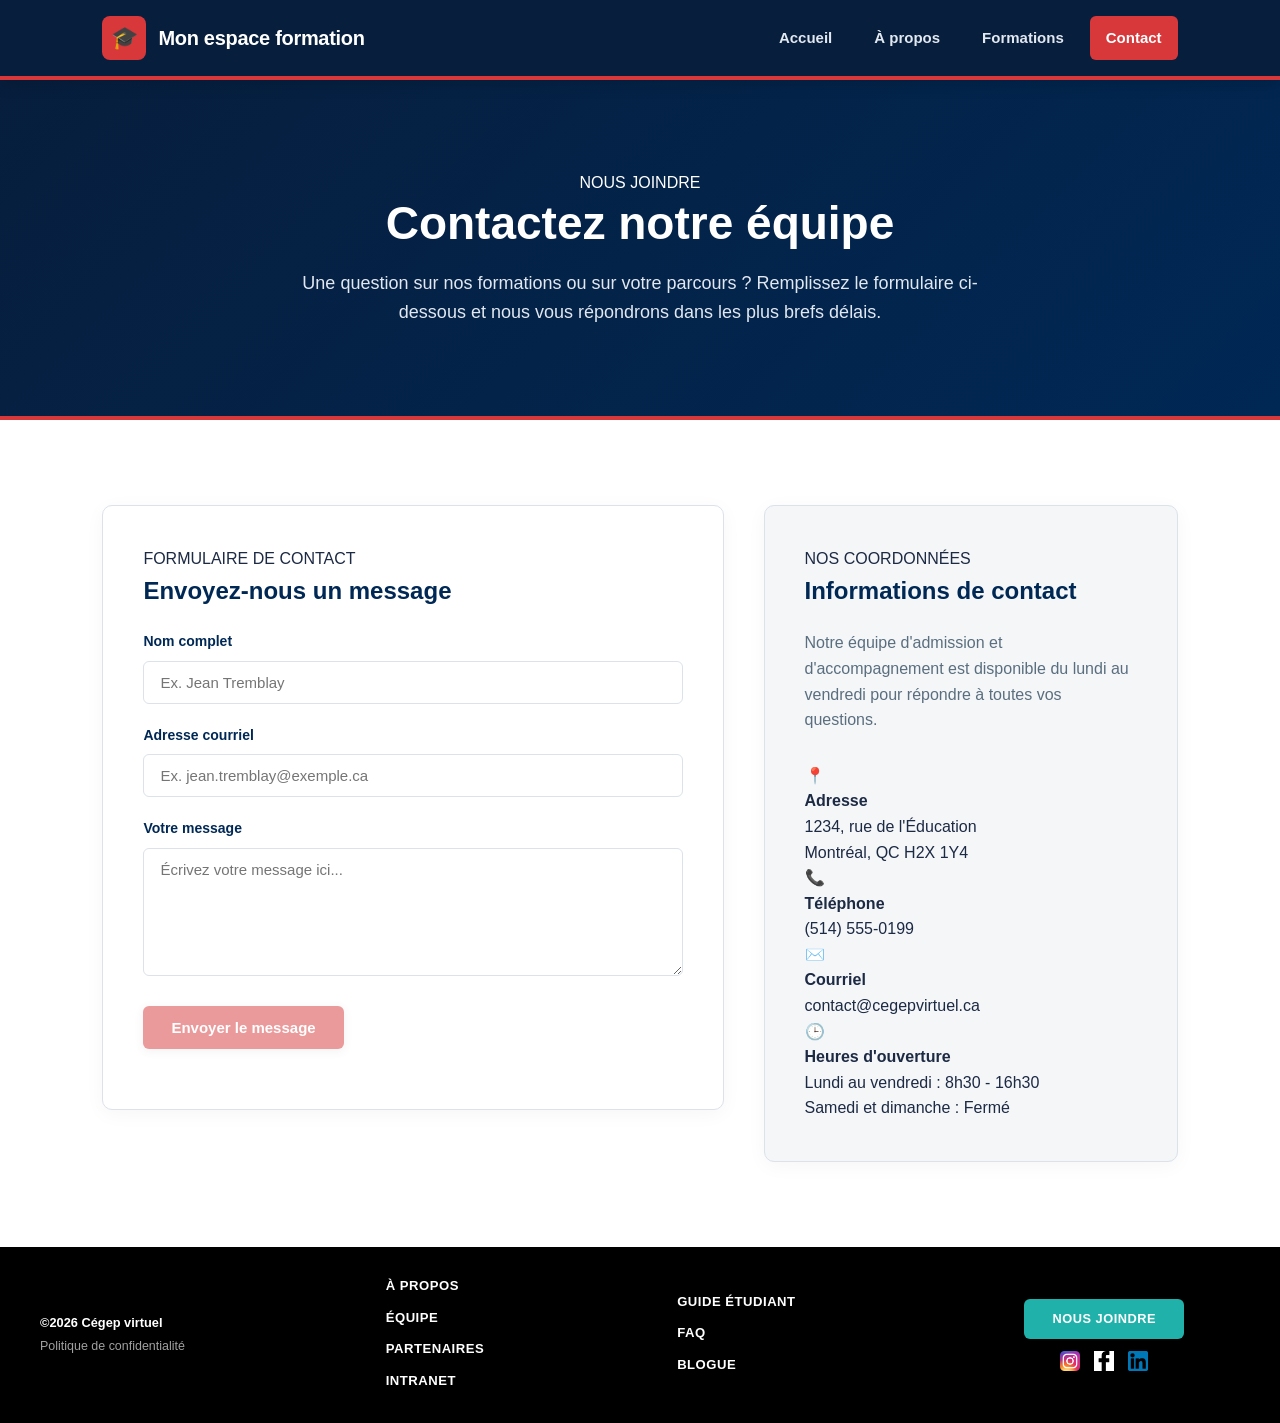
<file: docs/contact.html>
<!DOCTYPE html>
<html lang="fr">

    <head>
        <meta charset="UTF-8">
        <meta name="viewport" content="width=device-width, initial-scale=1.0">
        <title>Contact - Mon espace formation</title>
        <link rel="stylesheet" href="css/contact.css">
        <link rel="stylesheet" href="css/base.css">
        <link rel="icon" href="images/1.png">

    </head>

    <body>

        <!-- =========================================================
             HEADER / MENU
        ========================================================= -->
        <header>
            <div class="logo">
                <div class="logo-icon">🎓</div>
                <span>Mon espace formation</span>
            </div>

            <nav>
                <a href="index.html">Accueil</a>
                <a href="propos.html">À propos</a>
                <a href="formation.html">Formations</a>
                <a class="active" href="contact.html">Contact</a>
            </nav>
        </header>

        <!-- =========================================================
             HERO PAGE INTERNE & CONTENU PRINCIPAL
        ========================================================= -->
        <main>
            <section class="page-header">
                <div class="hero-content"
                    style="margin: auto; text-align: center;">
                    <div class="hero-label">NOUS JOINDRE</div>
                    <h1>Contactez notre équipe</h1>
                    <p>
                        Une question sur nos formations ou sur votre parcours ?
                        Remplissez le formulaire ci-dessous et nous vous
                        répondrons dans les plus brefs délais.
                    </p>
                </div>
            </section>

            <!-- =========================================================
                 SECTION FORMULAIRE DE CONTACT ET COORDONNÉES
            ========================================================= -->
            <section class="section section-light">
                <div class="contact-grid">

                    <!-- COLONNE 1 : FORMULAIRE DE CONTACT -->
                    <div class="contact-form-card">
                        <div class="label">FORMULAIRE DE CONTACT</div>
                        <h2
                            style="color: var(--navy-dark); margin-bottom: 20px;">
                            Envoyez-nous un message
                        </h2>

                        <form id="contactForm" class="contact-form">

                            <div class="form-group">
                                <label for="fullname">Nom complet</label>
                                <input type="text" id="fullname" name="fullname"
                                    placeholder="Ex. Jean Tremblay" required>
                            </div>

                            <div class="form-group">
                                <label for="email">Adresse courriel</label>
                                <input type="email" id="email" name="email"
                                    placeholder="Ex. jean.tremblay@exemple.ca"
                                    required>
                            </div>

                            <div class="form-group">
                                <label for="message">Votre message</label>
                                <textarea id="message" name="message" rows="6"
                                    placeholder="Écrivez votre message ici..."
                                    required></textarea>
                            </div>

                            <button type="submit"
                                id="submitBtn"
                                class="btn btn-accent btn-submit"
                                disabled>
                                Envoyer le message
                            </button>
                            <p id="confirmationMessage"
                                class="confirmation-message"></p>
                        </form>
                    </div>

                    <!-- COLONNE 2 : INFORMATIONS ET COORDONNÉES -->
                    <div class="contact-info-card">
                        <div class="label">NOS COORDONNÉES</div>
                        <h2
                            style="color: var(--navy-dark); margin-bottom: 20px;">
                            Informations de contact
                        </h2>
                        <p
                            style="color: var(--text-gray); margin-bottom: 30px;">
                            Notre équipe d'admission et d'accompagnement est
                            disponible du lundi au vendredi pour répondre à
                            toutes vos questions.
                        </p>

                        <div class="info-item">
                            <span class="info-icon">📍</span>
                            <div>
                                <strong>Adresse</strong>
                                <p>1234, rue de l'Éducation<br>Montréal, QC H2X
                                    1Y4</p>
                            </div>
                        </div>

                        <div class="info-item">
                            <span class="info-icon">📞</span>
                            <div>
                                <strong>Téléphone</strong>
                                <p>(514) 555-0199</p>
                            </div>
                        </div>

                        <div class="info-item">
                            <span class="info-icon">✉️</span>
                            <div>
                                <strong>Courriel</strong>
                                <p>contact@cegepvirtuel.ca</p>
                            </div>
                        </div>

                        <div class="info-item">
                            <span class="info-icon">🕒</span>
                            <div>
                                <strong>Heures d'ouverture</strong>
                                <p>Lundi au vendredi : 8h30 - 16h30<br>Samedi et
                                    dimanche : Fermé</p>
                            </div>
                        </div>
                    </div>

                </div>
            </section>
        </main>

        <!-- BOUTON RETOUR EN HAUT -->
        <button id="scrollTopBtn" title="Retour en haut"></button>

        <!-- =========================================================
             FOOTER
        ========================================================= -->
        <footer>
            <div class="footer-container">
                <div class="footer-col footer-brand">
                    <p class="copyright">©2026 Cégep virtuel</p>
                    <a href="confidentialite.html"
                        class="privacy-link">Politique de confidentialité</a>
                </div>

                <div class="footer-col">
                    <ul class="footer-links">
                        <li><a href="propos.html">À PROPOS</a></li>
                        <li><a href="equipe.html">ÉQUIPE</a></li>
                        <li><a href="partenaires.html">PARTENAIRES</a></li>
                        <li><a href="intranet.html">INTRANET</a></li>
                    </ul>
                </div>

                <div class="footer-col">
                    <ul class="footer-links">
                        <li><a href="guide.html">GUIDE ÉTUDIANT</a></li>
                        <li><a href="faq.html">FAQ</a></li>
                        <li><a href="blogue.html">BLOGUE</a></li>
                    </ul>
                </div>

                <div class="footer-col footer-action">
                    <a href="contact.html" class="btn-contact">NOUS JOINDRE</a>
                    <div class="social-icons">
                        <a href="https://instagram.com"
                            target="_blank"
                            aria-label="Instagram">

                            <img src="images/Instagram.png"
                                alt="Instagram">

                        </a>

                        <a href="https://facebook.com"
                            target="_blank"
                            aria-label="facebook">

                            <img src="images/facebook.png"
                                alt="facebook">

                        </a>

                        <a href="https://linkedin.com"
                            target="_blank"
                            aria-label="linkedin">

                            <img src="images/in.png"
                                alt="linkedin">

                        </a>

                    </div>
                </div>
            </div>
        </footer>

        <!-- SCRIPT JS -->
        <script src="javascript/script.js"></script>
    </body>

</html>
</file>
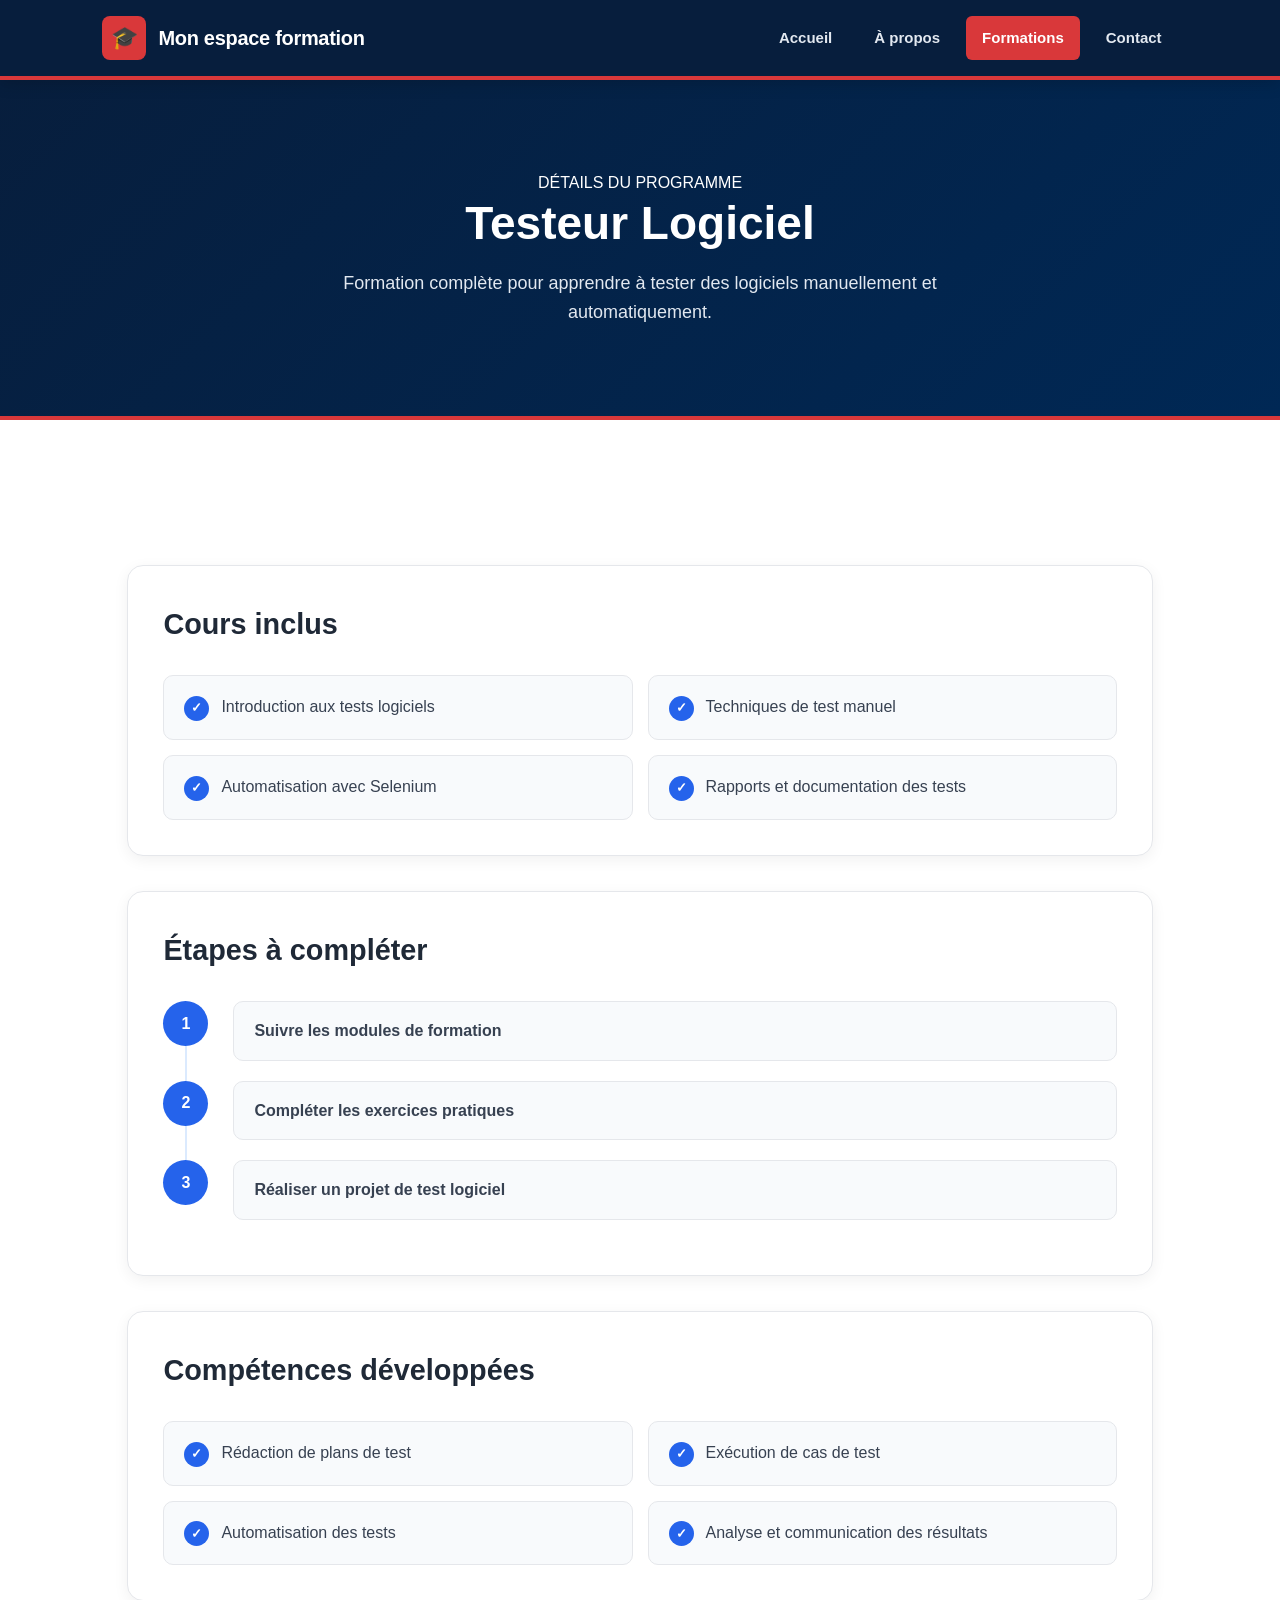
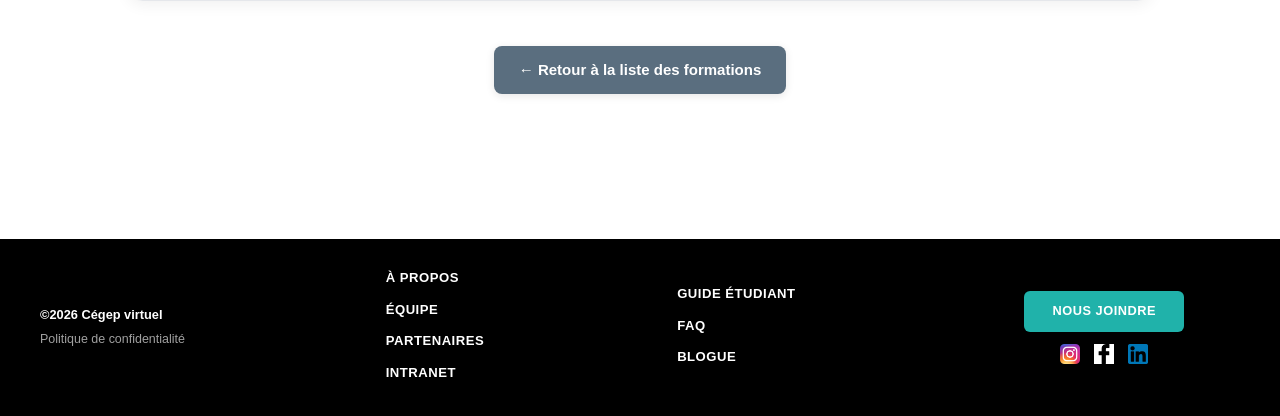
<file: docs/details-formation.html>
<!DOCTYPE html>
<html lang="fr">
    <head>
        <meta charset="UTF-8">
        <meta name="viewport" content="width=device-width, initial-scale=1.0">
        <title>Détails de la formation - Mon espace formation</title>
        <link rel="stylesheet" href="css/details-formation.css">
        <link rel="stylesheet" href="css/base.css">
        <link rel="icon" href="images/1.png">

    </head>
    <body>

        <!-- =========================================================
             HEADER / MENU
        ========================================================= -->
        <header>
            <div class="logo">
                <div class="logo-icon">🎓</div>
                <span>Mon espace formation</span>
            </div>

            <nav>
                <a href="index.html">Accueil</a>
                <a href="propos.html">À propos</a>
                <a class="active" href="formation.html">Formations</a>
                <a href="contact.html">Contact</a>
            </nav>
        </header>

        <!-- =========================================================
             CONTENU PRINCIPAL
        ========================================================= -->
        <main>
            <section class="page-header">
                <div class="hero-content"
                    style="margin: auto; text-align: center;">
                    <div class="hero-label">DÉTAILS DU PROGRAMME</div>
                    <h1 id="formation-nom">Chargement...</h1>
                    <p id="formation-description">Veuillez patienter...</p>
                </div>
            </section>

            <section class="section section-light">
                <div class="details-container">

                    <!-- 1. LA LISTE DES COURS INCLUS -->
                    <div class="details-block">
                        <h2>Cours inclus</h2>
                        <ul id="cours-liste" class="skills-grid">
                            <!-- Injection dynamique -->
                        </ul>
                    </div>

                    <!-- 2. LES ÉTAPES À COMPLÉTER -->
                    <div class="details-block">
                        <h2>Étapes à compléter</h2>
                        <ol id="etapes-liste" class="steps-timeline">
                            <!-- Injection dynamique -->
                        </ol>
                    </div>

                    <!-- 3. LES COMPÉTENCES DÉVELOPPÉES -->
                    <div class="details-block">
                        <h2>Compétences développées</h2>
                        <ul id="competences-liste" class="skills-grid">
                            <!-- Injection dynamique -->
                        </ul>
                    </div>

                    <div style="margin-top: 40px; text-align: center;">
                        <a href="formation.html" class="btn"
                            style="background-color: var(--text-gray, #666);">
                            ← Retour à la liste des formations
                        </a>
                    </div>

                </div>
            </section>
        </main>

        <!-- BOUTON RETOUR EN HAUT -->
        <button id="scrollTopBtn" title="Retour en haut"></button>
        <!-- =========================================================
             FOOTER
        ========================================================= -->
        <footer>
            <div class="footer-container">

                <!-- Colonne 1 : Logo, Copyright & Politique de confidentialité -->
                <div class="footer-col footer-brand">
                    <p class="copyright">©2026 Cégep virtuel</p>
                    <a href="confidentialite.html"
                        class="privacy-link">Politique de confidentialité</a>
                </div>

                <!-- Colonne 2 : Navigation 1 -->
                <div class="footer-col">
                    <ul class="footer-links">
                        <li><a href="propos.html">À PROPOS</a></li>
                        <li><a href="equipe.html">ÉQUIPE</a></li>
                        <li><a href="partenaires.html">PARTENAIRES</a></li>
                        <li><a href="intranet.html">INTRANET</a></li>
                    </ul>
                </div>

                <!-- Colonne 3 : Navigation 2 -->
                <div class="footer-col">
                    <ul class="footer-links">
                        <li><a href="guide.html">GUIDE ÉTUDIANT</a></li>
                        <li><a href="faq.html">FAQ</a></li>
                        <li><a href="blogue.html">BLOGUE</a></li>
                    </ul>
                </div>

                <!-- Colonne 4 : Bouton Contact & Réseaux sociaux -->
                <div class="footer-col footer-action">
                    <a href="contact.html" class="btn-contact">NOUS JOINDRE</a>
                    <div class="social-icons">
                        <a href="https://instagram.com"
                            target="_blank"
                            aria-label="Instagram">

                            <img src="images/Instagram.png"
                                alt="Instagram">

                        </a>

                        <a href="https://facebook.com"
                            target="_blank"
                            aria-label="facebook">

                            <img src="images/facebook.png"
                                alt="facebook">

                        </a>

                        <a href="https://linkedin.com"
                            target="_blank"
                            aria-label="linkedin">

                            <img src="images/in.png"
                                alt="linkedin">

                        </a>

                    </div>
                </div>
            </div>
        </footer>

        <script src="javascript/script.js"></script>
    </body>
</html>
</file>
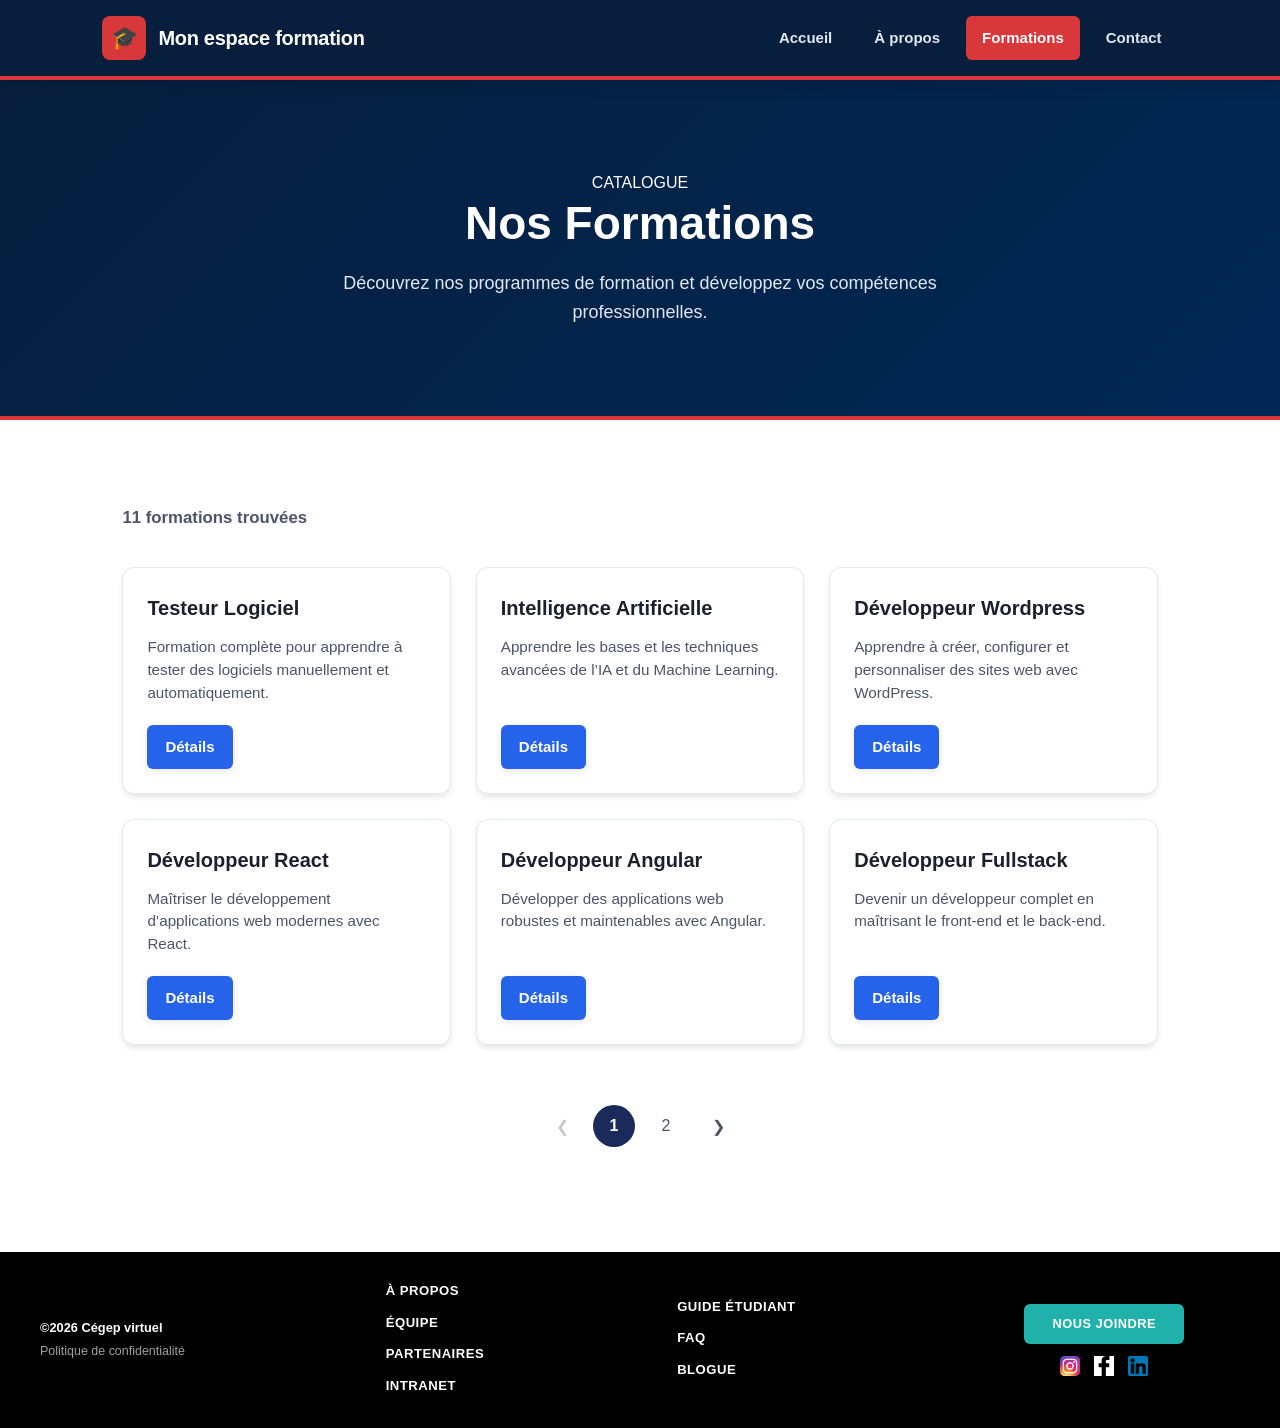
<file: docs/formation.html>
<!DOCTYPE html>
<html lang="fr">
    <head>
        <meta charset="UTF-8">
        <meta name="viewport" content="width=device-width, initial-scale=1.0">
        <title>Liste des formations - Mon espace formation</title>
        <link rel="stylesheet" href="css/base.css">
        <link rel="stylesheet" href="css/formation.css">
        <link rel="icon" href="images/1.png">

    </head>
    <body>

        <header>
            <div class="logo">
                <div class="logo-icon">🎓</div>
                <span>Mon espace formation</span>
            </div>
            <nav>
                <a href="index.html">Accueil</a>
                <a href="propos.html">À propos</a>
                <a class="active" href="formations.html">Formations</a>
                <a href="contact.html">Contact</a>
            </nav>
        </header>

        <main>
            <section class="page-header">
                <div class="hero-content"
                    style="margin: auto; text-align: center;">
                    <div class="hero-label">CATALOGUE</div>
                    <h1>Nos Formations</h1>
                    <p>Découvrez nos programmes de formation et développez vos
                        compétences professionnelles.</p>
                </div>
            </section>

            <section class="section section-light">
                <!-- Nombre de formations trouvées -->
                <div id="formations-count" class="formations-count"></div>

                <!-- Grille d'affichage des cartes -->
                <div id="formations-container" class="formations-grid">
                    <!-- Généré dynamiquement -->
                </div>

                <!-- Conteneur de la pagination -->
                <div id="pagination-container" class="pagination">
                    <!-- Généré dynamiquement -->
                </div>
            </section>
        </main>

        <button id="scrollTopBtn" title="Retour en haut"></button>

        <footer>
            <div class="footer-container">
                <!-- Colonne 1 : Logo, Copyright & Politique de confidentialité -->
                <div class="footer-col footer-brand">
                    <p class="copyright">©2026 Cégep virtuel</p>
                    <a href="confidentialite.html"
                        class="privacy-link">Politique de confidentialité</a>
                </div>

                <!-- Colonne 2 : Navigation 1 -->
                <div class="footer-col">
                    <ul class="footer-links">
                        <li><a href="propos.html">À PROPOS</a></li>
                        <li><a href="equipe.html">ÉQUIPE</a></li>
                        <li><a href="partenaires.html">PARTENAIRES</a></li>
                        <li><a href="intranet.html">INTRANET</a></li>
                    </ul>
                </div>

                <!-- Colonne 3 : Navigation 2 -->
                <div class="footer-col">
                    <ul class="footer-links">
                        <li><a href="guide.html">GUIDE ÉTUDIANT</a></li>
                        <li><a href="faq.html">FAQ</a></li>
                        <li><a href="blogue.html">BLOGUE</a></li>
                    </ul>
                </div>

                <!-- Colonne 4 : Bouton Contact & Réseaux sociaux -->
                <div class="footer-col footer-action">
                    <a href="contact.html" class="btn-contact">NOUS JOINDRE</a>
                    <div class="social-icons">
                        <a href="https://instagram.com"
                            target="_blank"
                            aria-label="Instagram">

                            <img src="images/Instagram.png"
                                alt="Instagram">

                        </a>

                        <a href="https://facebook.com"
                            target="_blank"
                            aria-label="facebook">

                            <img src="images/facebook.png"
                                alt="facebook">

                        </a>

                        <a href="https://linkedin.com"
                            target="_blank"
                            aria-label="linkedin">

                            <img src="images/in.png"
                                alt="linkedin">

                        </a>

                    </div>
                </div>
            </div>
        </footer>
        <script src="javascript/script.js"></script>

    </body>
</html>
</file>
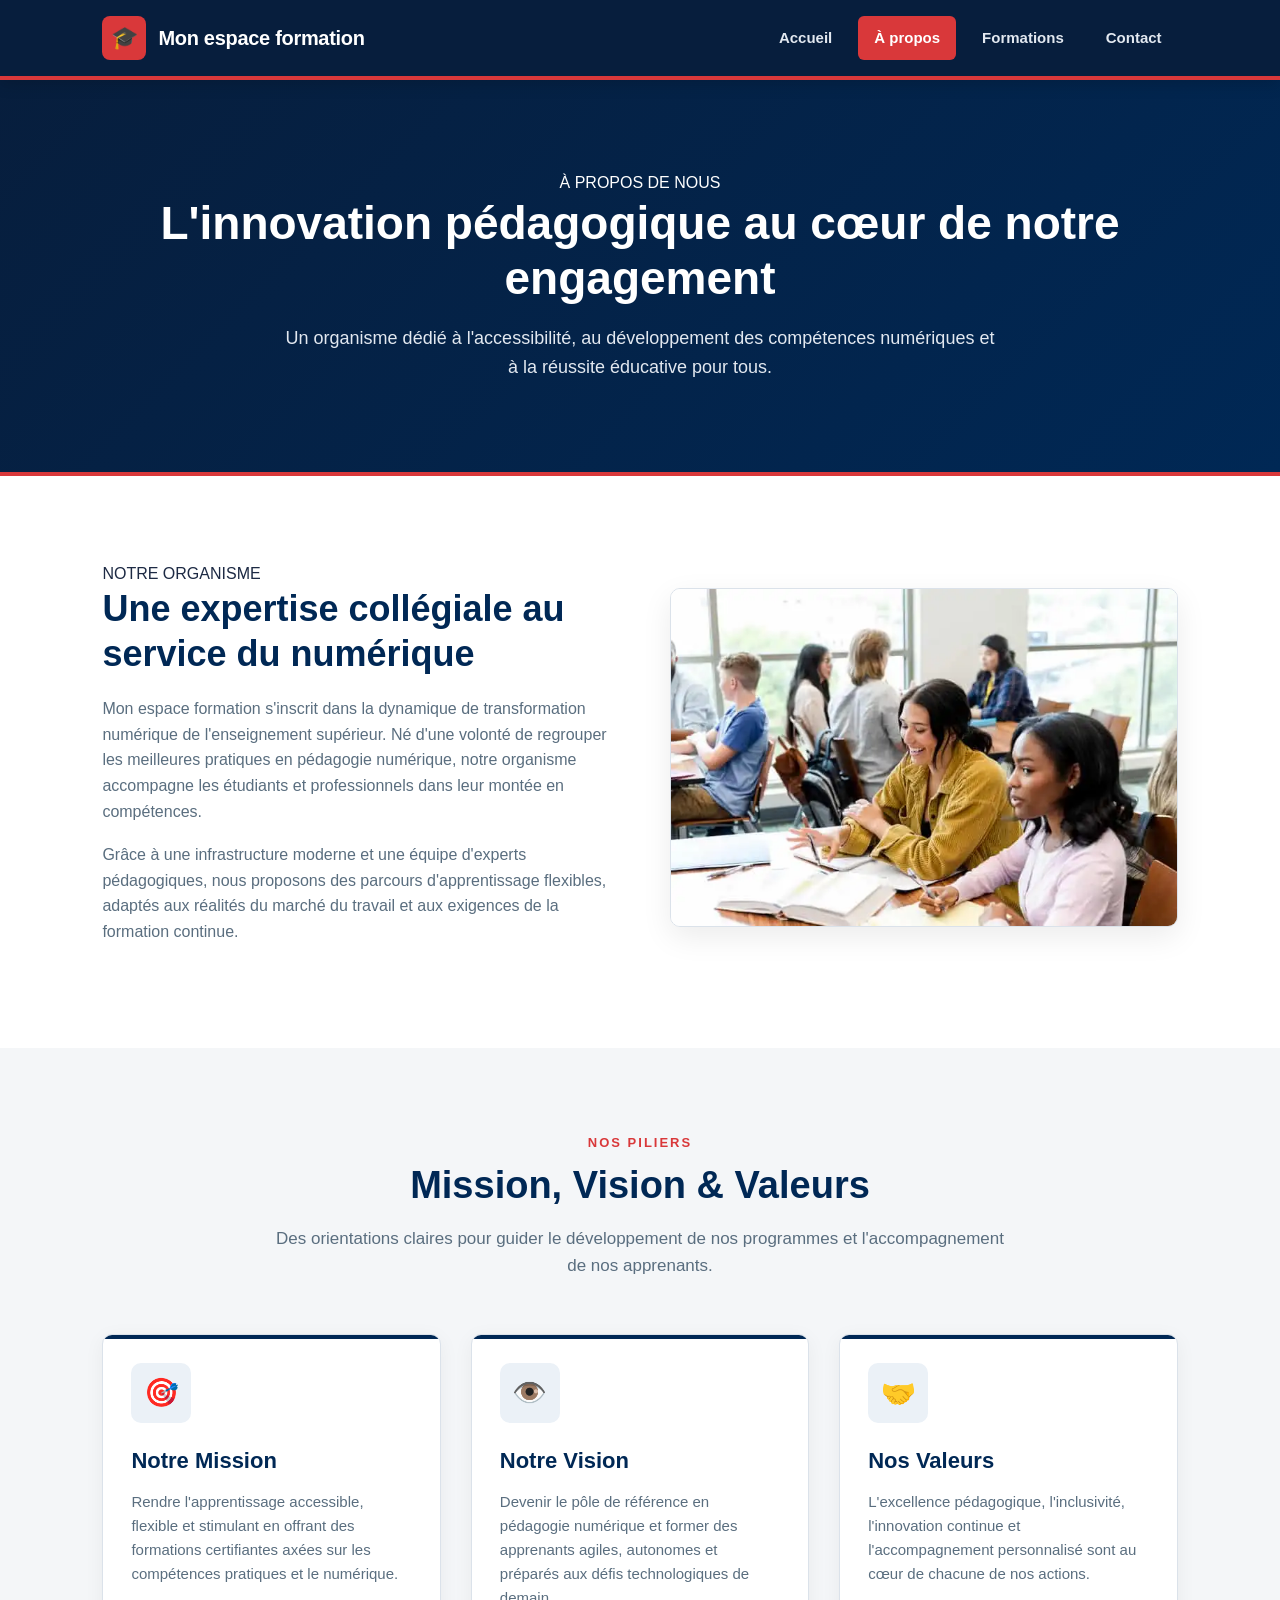
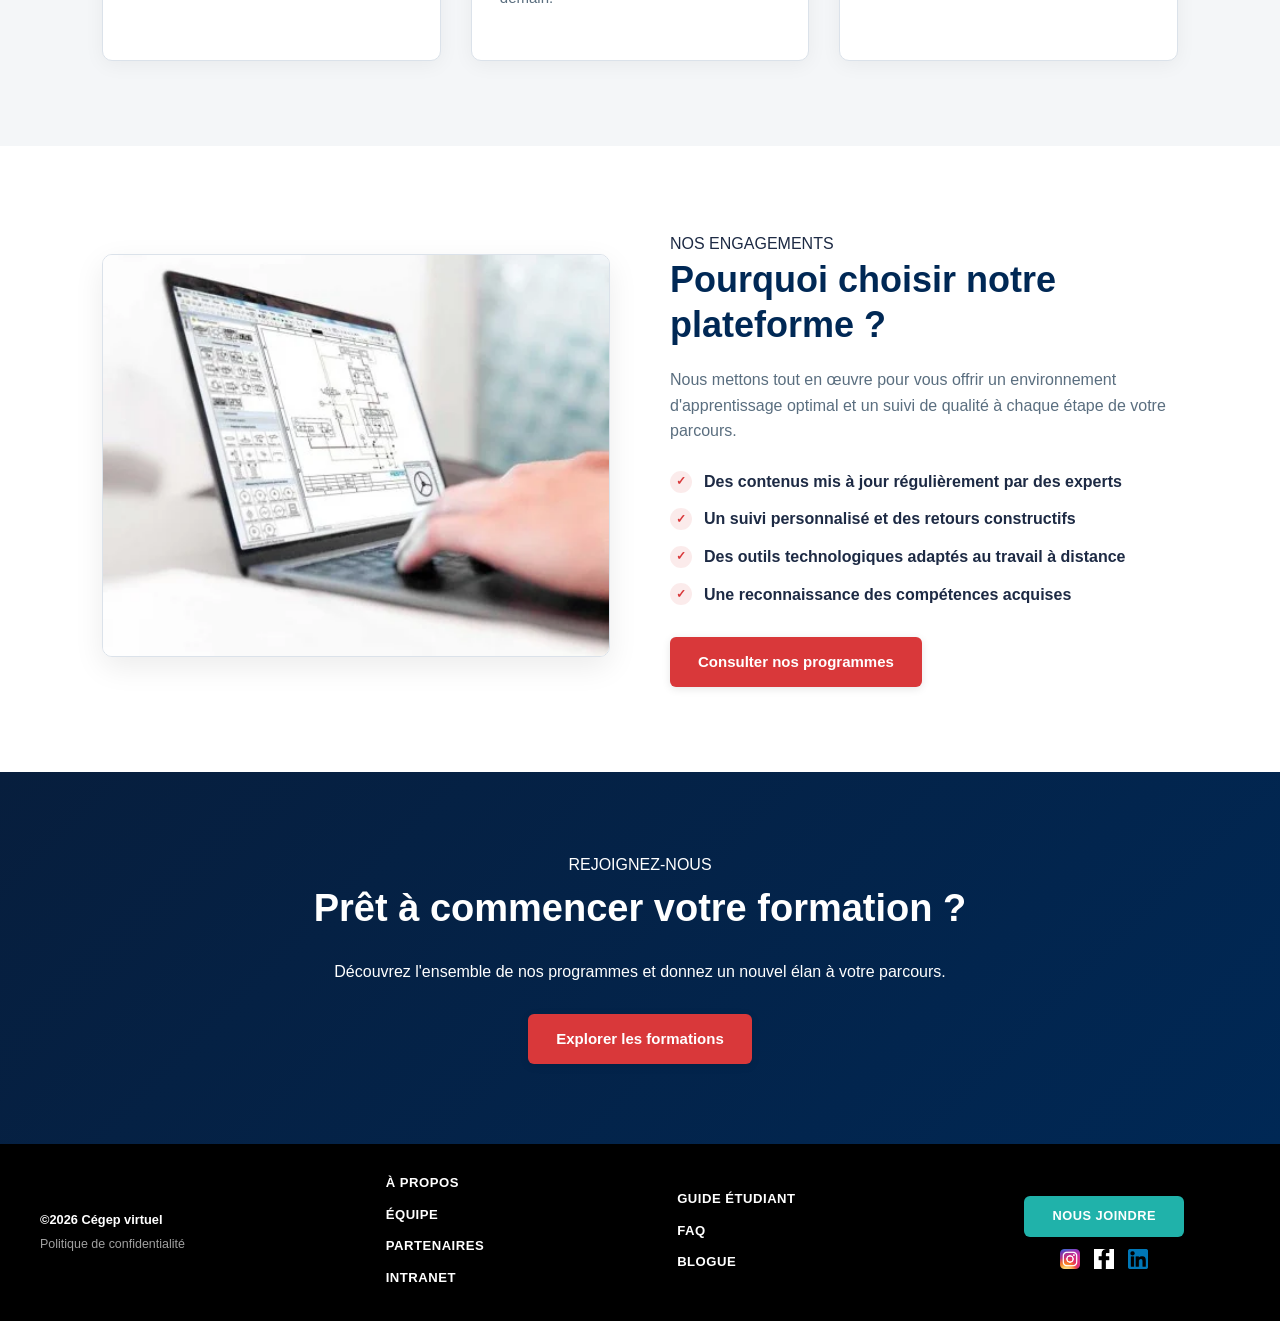
<file: docs/propos.html>
<!DOCTYPE html>
<html lang="fr">

    <head>
        <meta charset="UTF-8">
        <meta name="viewport" content="width=device-width, initial-scale=1.0">
        <title>À propos - Mon espace formation</title>

        <link rel="stylesheet" href="css/propos.css">
        <link rel="icon" href="images/1.png">
        <link rel="stylesheet" href="css/base.css">

    </head>

    <body>

        <!-- =========================================================
             HEADER / MENU
        ========================================================= -->
        <header>
            <div class="logo">
                <div class="logo-icon">🎓</div>
                <span>Mon espace formation</span>
            </div>

            <nav>
                <a href="index.html">Accueil</a>
                <a class="active" href="propos.html">À propos</a>
                <a href="formation.html">Formations</a>
                <a href="contact.html">Contact</a>
            </nav>
        </header>

        <!-- =========================================================
             CONTENU PRINCIPAL
        ========================================================= -->
        <main>
            <section class="page-header">
                <div class="hero-content"
                    style="margin: auto; text-align: center;">
                    <div class="hero-label">À PROPOS DE NOUS</div>
                    <h1>L'innovation pédagogique au cœur de notre
                        engagement</h1>
                    <p>
                        Un organisme dédié à l'accessibilité, au développement
                        des compétences numériques et à la réussite éducative
                        pour tous.
                    </p>
                </div>
            </section>

            <!-- SECTION ORGANISME -->
            <section class="section section-light">
                <div class="two-columns">
                    <div>
                        <div class="label">NOTRE ORGANISME</div>
                        <h2>Une expertise collégiale au service du
                            numérique</h2>
                        <p>
                            Mon espace formation s'inscrit dans la dynamique
                            de transformation numérique de l'enseignement
                            supérieur. Né d'une volonté de regrouper les
                            meilleures pratiques en pédagogie numérique, notre
                            organisme accompagne les étudiants et
                            professionnels dans leur montée en compétences.
                        </p>
                        <p>
                            Grâce à une infrastructure moderne et une équipe
                            d'experts pédagogiques, nous proposons des parcours
                            d'apprentissage flexibles, adaptés aux réalités du
                            marché du travail et aux exigences de la formation
                            continue.
                        </p>
                    </div>
                    <div>
                        <img src="images/1.webp"
                            alt="Notre organisme et notre équipe">
                    </div>
                </div>
            </section>

            <!-- SECTION MISSION ET VISION -->
            <section class="section section-gray">
                <div class="section-header">
                    <div class="label">NOS PILIERS</div>
                    <h2>Mission, Vision & Valeurs</h2>
                    <p>
                        Des orientations claires pour guider le développement de
                        nos programmes et l'accompagnement de nos apprenants.
                    </p>
                </div>

                <div class="cards">
                    <article class="card">
                        <div class="card-content">
                            <div class="icon-box">🎯</div>
                            <h3>Notre Mission</h3>
                            <p>
                                Rendre l'apprentissage accessible, flexible et
                                stimulant en offrant des formations
                                certifiantes axées sur les compétences pratiques
                                et le numérique.
                            </p>
                        </div>
                    </article>

                    <article class="card">
                        <div class="card-content">
                            <div class="icon-box">👁️</div>
                            <h3>Notre Vision</h3>
                            <p>
                                Devenir le pôle de référence en pédagogie
                                numérique et former des apprenants agiles,
                                autonomes et préparés aux défis technologiques
                                de demain.
                            </p>
                        </div>
                    </article>

                    <article class="card">
                        <div class="card-content">
                            <div class="icon-box">🤝</div>
                            <h3>Nos Valeurs</h3>
                            <p>
                                L'excellence pédagogique, l'inclusivité,
                                l'innovation continue et l'accompagnement
                                personnalisé sont au cœur de chacune de nos
                                actions.
                            </p>
                        </div>
                    </article>
                </div>
            </section>

            <!-- SECTION ENGAGEMENT PÉDAGOGIQUE -->
            <section class="section section-light">
                <div class="two-columns">
                    <div>
                        <img src="images/2.webp"
                            alt="Engagement pédagogique">
                    </div>
                    <div>
                        <div class="label">NOS ENGAGEMENTS</div>
                        <h2>Pourquoi choisir notre plateforme ?</h2>
                        <p>
                            Nous mettons tout en œuvre pour vous offrir un
                            environnement d'apprentissage optimal et un suivi
                            de qualité à chaque étape de votre parcours.
                        </p>
                        <ul class="check-list">
                            <li>Des contenus mis à jour régulièrement par des
                                experts</li>
                            <li>Un suivi personnalisé et des retours
                                constructifs</li>
                            <li>Des outils technologiques adaptés au travail à
                                distance</li>
                            <li>Une reconnaissance des compétences acquises</li>
                        </ul>
                        <a class="btn btn-accent"
                            href="formation.html">Consulter nos programmes</a>
                    </div>
                </div>
            </section>

            <!-- BANNIÈRE CTA -->
            <section class="cta-banner">
                <div class="hero-content"
                    style="text-align: center; margin: auto;">
                    <div class="hero-label">REJOIGNEZ-NOUS</div>
                    <h2 style="font-size: 38px; margin-bottom: 20px;">Prêt à
                        commencer votre formation ?</h2>
                    <p style="margin-bottom: 30px;">
                        Découvrez l'ensemble de nos programmes et donnez un
                        nouvel élan à votre parcours.
                    </p>
                    <a class="btn btn-accent" href="formation.html">Explorer les
                        formations</a>
                </div>
            </section>
        </main>

        <!-- =========================================================
             BOUTON RETOUR EN HAUT (RÉINTÉGRÉ ICI)
        ========================================================= -->
        <button id="scrollTopBtn" title="Retour en haut"></button>

        <!-- =========================================================
             FOOTER COMPACT CÉGEP VIRTUEL
        ========================================================= -->
        <footer>
            <div class="footer-container">
                <div class="footer-col footer-brand">
                    <p class="copyright">©2026 Cégep virtuel</p>
                    <a href="confidentialite.html"
                        class="privacy-link">Politique de confidentialité</a>
                </div>

                <div class="footer-col">
                    <ul class="footer-links">
                        <li><a href="propos.html">À PROPOS</a></li>
                        <li><a href="equipe.html">ÉQUIPE</a></li>
                        <li><a href="partenaires.html">PARTENAIRES</a></li>
                        <li><a href="intranet.html">INTRANET</a></li>
                    </ul>
                </div>

                <div class="footer-col">
                    <ul class="footer-links">
                        <li><a href="guide.html">GUIDE ÉTUDIANT</a></li>
                        <li><a href="faq.html">FAQ</a></li>
                        <li><a href="blogue.html">BLOGUE</a></li>
                    </ul>
                </div>

                <div class="footer-col footer-action">
                    <a href="contact.html" class="btn-contact">NOUS JOINDRE</a>
                    <div class="social-icons">
                        <a href="https://instagram.com"
                            target="_blank"
                            aria-label="Instagram">

                            <img src="images/Instagram.png"
                                alt="Instagram">

                        </a>

                        <a href="https://facebook.com"
                            target="_blank"
                            aria-label="facebook">

                            <img src="images/facebook.png"
                                alt="facebook">

                        </a>

                        <a href="https://linkedin.com"
                            target="_blank"
                            aria-label="linkedin">

                            <img src="images/in.png"
                                alt="linkedin">

                        </a>
                    </div>
                </div>
            </div>
        </footer>

        <!-- SCRIPT JS AVEC SÉCURITÉ -->
        <script src="javascript/script.js"></script>

    </body>

</html>
</file>
<file: docs/css/contact.css>
/* =========================================================
   PAGE CONTACT & FORMULAIRE
   Styles utilisés pour la grille de contact,
   le formulaire et les informations de contact.
========================================================= */


/* =========================================================
   GRILLE DE LA SECTION CONTACT
========================================================= */

/* Conteneur principal qui sépare le formulaire
   et les informations de contact en deux colonnes */
.contact-grid {
   max-width: 1150px;
   /* Largeur maximale de la section */
   margin: auto;
   /* Centre la section horizontalement */
   display: grid;
   /* Utilise le système de grille CSS */
   grid-template-columns: 3fr 2fr;
   /* Formulaire plus large que les informations */
   gap: 40px;
   /* Espace entre les deux colonnes */
   align-items: start;
   /* Aligne les éléments en haut */
}


/* =========================================================
   CARTES DU FORMULAIRE ET DES INFORMATIONS
========================================================= */

/* Style commun pour la carte du formulaire
   et la carte des informations de contact */
.contact-form-card,
.contact-info-card {
   background-color: var(--bg-white);
   /* Fond blanc */
   border: 1px solid var(--border-color);
   /* Bordure légère */
   border-radius: 10px;
   /* Coins arrondis */
   padding: 40px;
   /* Espace intérieur de la carte */
   box-shadow: 0 4px 20px rgba(0, 0, 0, 0.04);
   /* Ombre légère */
}


/* Modifie le fond uniquement de la carte
   contenant les informations de contact */
.contact-info-card {
   background-color: var(--bg-body);
   /* Utilise la couleur du fond général */
}


/* =========================================================
   CHAMPS DU FORMULAIRE
========================================================= */

/* Organise les éléments du formulaire
   les uns sous les autres */
.contact-form {
   display: flex;
   /* Utilise Flexbox */
   flex-direction: column;
   /* Place les éléments verticalement */
   gap: 20px;
   /* Espace entre les champs */
   margin-top: 15px;
   /* Espace au-dessus du formulaire */
}


/* Groupe contenant généralement un label
   et son champ de saisie */
.form-group {
   display: flex;
   /* Utilise Flexbox */
   flex-direction: column;
   /* Place le label au-dessus du champ */
   gap: 8px;
   /* Espace entre le label et le champ */
}


/* Style des labels du formulaire */
.form-group label {
   color: var(--navy-dark);
   /* Couleur bleu foncé */
   font-size: 14px;
   /* Taille du texte */
   font-weight: 700;
   /* Texte en gras */
}


/* Style commun pour les champs input,
   select et textarea */
.form-group input,
.form-group select,
.form-group textarea {
   width: 100%;
   /* Le champ prend toute la largeur disponible */
   padding: 12px 16px;
   /* Espace intérieur du champ */
   border: 1px solid var(--border-color);
   /* Bordure du champ */
   border-radius: 6px;
   /* Coins légèrement arrondis */
   background-color: var(--bg-white);
   /* Fond blanc */
   color: var(--text-dark);
   /* Couleur du texte */
   font-family: inherit;
   /* Utilise la même police que la page */
   font-size: 15px;
   /* Taille du texte */
   transition: border-color 0.25s ease, box-shadow 0.25s ease;
   /* Rend les changements de bordure et d'ombre plus fluides */
}


/* =========================================================
   APPARENCE DES CHAMPS LORSQU'ILS SONT SÉLECTIONNÉS
========================================================= */

/* Style appliqué lorsqu'un utilisateur clique
   dans un champ du formulaire */
.form-group input:focus,
.form-group select:focus,
.form-group textarea:focus {
   outline: none;
   /* Supprime le contour automatique du navigateur */
   border-color: var(--navy-dark);
   /* Change la couleur de la bordure */
   box-shadow: 0 0 0 3px rgba(0, 40, 85, 0.12);
   /* Ajoute une légère zone lumineuse autour du champ */
}


/* =========================================================
   BOUTON D'ENVOI
========================================================= */

/* Style du bouton d'envoi du formulaire */
.btn-submit {
   border: none;
   /* Supprime la bordure du bouton */
   cursor: pointer;
   /* Affiche une main au survol */
   align-self: flex-start;
   /* Aligne le bouton à gauche */
   margin-top: 10px;
   /* Ajoute un espace au-dessus du bouton */
   font-family: inherit;
   /* Utilise la même police que la page */
}

.btn-submit:disabled {
   opacity: 0.5;
   cursor: not-allowed;
}

/* Désactive l'effet hover du bouton Envoyer */
.btn-submit:hover {
   transform: none;
   box-shadow: none;
}

/* =========================================================
   RESPONSIVE DESIGN
   PAGE CONTACT
========================================================= */


/* =========================================================
   TABLETTES
   Écrans jusqu'à 900px
========================================================= */

@media (max-width: 900px) {

   /* -----------------------------------------------------
       PAGE HEADER
    ----------------------------------------------------- */

   .page-header {
      padding: 70px 6%;
   }

   .page-header h1 {
      font-size: 38px;

      line-height: 1.2;
   }

   .page-header p {
      font-size: 17px;

      line-height: 1.6;
   }


   /* -----------------------------------------------------
       SECTION CONTACT
    ----------------------------------------------------- */

   .section {
      padding: 60px 6%;
   }


   /* -----------------------------------------------------
       GRILLE CONTACT
       
       Les deux colonnes restent côte à côte,
       mais avec moins d'espace.
    ----------------------------------------------------- */

   .contact-grid {
      grid-template-columns: 3fr 2fr;

      gap: 25px;

      width: 100%;
   }


   /* -----------------------------------------------------
       CARTES
    ----------------------------------------------------- */

   .contact-form-card,
   .contact-info-card {
      min-width: 0;

      padding: 30px;
   }


   /* -----------------------------------------------------
       TITRES
    ----------------------------------------------------- */

   .contact-form-card h2,
   .contact-info-card h2 {
      font-size: 27px;

      line-height: 1.3;
   }


   /* -----------------------------------------------------
       FORMULAIRE
    ----------------------------------------------------- */

   .form-group input,
   .form-group textarea {
      width: 100%;

      max-width: 100%;

      box-sizing: border-box;
   }


   /* -----------------------------------------------------
       INFORMATIONS
    ----------------------------------------------------- */

   .info-item {
      min-width: 0;
   }

   .info-item p {
      overflow-wrap: break-word;
   }

}


/* =========================================================
   TÉLÉPHONES
   Écrans jusqu'à 600px
========================================================= */

@media (max-width: 600px) {

   /* -----------------------------------------------------
       HEADER
    ----------------------------------------------------- */

   header {
      flex-direction: column;

      align-items: center;

      gap: 15px;

      padding: 20px 5%;
   }


   /* -----------------------------------------------------
       LOGO
    ----------------------------------------------------- */

   .logo {
      justify-content: center;

      text-align: center;
   }


   .logo span {
      font-size: 17px;
   }


   /* -----------------------------------------------------
       MENU
    ----------------------------------------------------- */

   nav {
      width: 100%;

      display: flex;

      flex-wrap: wrap;

      justify-content: center;

      gap: 8px;
   }


   nav a {
      font-size: 14px;

      padding: 8px 10px;
   }


   /* -----------------------------------------------------
       PAGE HEADER
    ----------------------------------------------------- */

   .page-header {
      padding: 60px 5%;
   }


   .page-header h1 {
      font-size: 30px;

      line-height: 1.2;
   }


   .page-header p {
      font-size: 16px;

      line-height: 1.6;
   }


   /* -----------------------------------------------------
       SECTION CONTACT
    ----------------------------------------------------- */

   .section {
      padding: 50px 5%;
   }


   /* -----------------------------------------------------
       GRILLE CONTACT
       
       Les deux colonnes deviennent une seule colonne.
    ----------------------------------------------------- */

   .contact-grid {
      grid-template-columns: 1fr;

      gap: 25px;

      width: 100%;
   }


   /* -----------------------------------------------------
       CARTES CONTACT
    ----------------------------------------------------- */

   .contact-form-card,
   .contact-info-card {
      width: 100%;

      min-width: 0;

      padding: 25px 20px;

      box-sizing: border-box;
   }


   /* -----------------------------------------------------
       TITRES
    ----------------------------------------------------- */

   .contact-form-card h2,
   .contact-info-card h2 {
      font-size: 24px;

      line-height: 1.3;

      margin-bottom: 18px !important;
   }


   /* -----------------------------------------------------
       LABEL
    ----------------------------------------------------- */

   .label {
      font-size: 12px;
   }


   /* -----------------------------------------------------
       FORMULAIRE
    ----------------------------------------------------- */

   .contact-form {
      width: 100%;
   }


   .form-group {
      width: 100%;

      margin-bottom: 18px;
   }


   .form-group label {
      font-size: 14px;
   }


   .form-group input,
   .form-group textarea {
      width: 100%;

      max-width: 100%;

      box-sizing: border-box;

      font-size: 15px;
   }


   .form-group textarea {
      min-height: 150px;

      resize: vertical;
   }


   /* -----------------------------------------------------
       BOUTON ENVOYER
    ----------------------------------------------------- */

   .btn-submit {
      width: 100%;

      display: block;

      text-align: center;

      box-sizing: border-box;
   }


   /* -----------------------------------------------------
       INFORMATIONS DE CONTACT
    ----------------------------------------------------- */

   .contact-info-card>p {
      font-size: 15px;

      line-height: 1.6;

      margin-bottom: 25px !important;
   }


   /* -----------------------------------------------------
       ÉLÉMENTS D'INFORMATION
    ----------------------------------------------------- */

   .info-item {
      display: flex;

      align-items: flex-start;

      gap: 12px;

      width: 100%;

      margin-bottom: 20px;
   }


   /* -----------------------------------------------------
       ICÔNES
    ----------------------------------------------------- */

   .info-icon {
      flex-shrink: 0;

      font-size: 20px;
   }


   /* -----------------------------------------------------
       TEXTE DES INFORMATIONS
    ----------------------------------------------------- */

   .info-item div {
      min-width: 0;
   }


   .info-item strong {
      font-size: 15px;
   }


   .info-item p {
      font-size: 14px;

      line-height: 1.5;

      overflow-wrap: break-word;

      margin: 5px 0 0;
   }


   /* -----------------------------------------------------
       FOOTER
    ----------------------------------------------------- */

   .footer-container {
      grid-template-columns: 1fr;

      text-align: center;

      gap: 30px;

      padding: 40px 6%;
   }


   /* -----------------------------------------------------
       BOUTON CONTACT FOOTER
    ----------------------------------------------------- */

   .btn-contact {
      display: inline-block;

      width: 100%;

      max-width: 250px;

      text-align: center;
   }


   /* -----------------------------------------------------
       RÉSEAUX SOCIAUX
    ----------------------------------------------------- */

   .social-icons {
      justify-content: center;
   }

}


/* =========================================================
   PETITS TÉLÉPHONES
   Écrans jusqu'à 400px
========================================================= */

@media (max-width: 400px) {

   /* -----------------------------------------------------
       HEADER
    ----------------------------------------------------- */

   header {
      padding: 18px 4%;
   }


   .logo span {
      font-size: 15px;
   }


   .logo-icon {
      font-size: 24px;
   }


   /* -----------------------------------------------------
       MENU
    ----------------------------------------------------- */

   nav {
      gap: 5px;
   }


   nav a {
      font-size: 13px;

      padding: 7px 8px;
   }


   /* -----------------------------------------------------
       PAGE HEADER
    ----------------------------------------------------- */

   .page-header {
      padding: 50px 5%;
   }


   .page-header h1 {
      font-size: 27px;
   }


   .page-header p {
      font-size: 15px;
   }


   /* -----------------------------------------------------
       SECTION
    ----------------------------------------------------- */

   .section {
      padding: 40px 5%;
   }


   /* -----------------------------------------------------
       CARTES
    ----------------------------------------------------- */

   .contact-form-card,
   .contact-info-card {
      padding: 20px 15px;

      border-radius: 10px;
   }


   /* -----------------------------------------------------
       TITRES
    ----------------------------------------------------- */

   .contact-form-card h2,
   .contact-info-card h2 {
      font-size: 21px;
   }


   /* -----------------------------------------------------
       FORMULAIRE
    ----------------------------------------------------- */

   .form-group input,
   .form-group textarea {
      font-size: 14px;
   }


   /* -----------------------------------------------------
       BOUTON
    ----------------------------------------------------- */

   .btn-submit {
      font-size: 14px;

      padding: 11px 15px;
   }


   /* -----------------------------------------------------
       INFORMATIONS
    ----------------------------------------------------- */

   .info-item {
      gap: 10px;
   }


   .info-icon {
      font-size: 18px;
   }


   .info-item strong {
      font-size: 14px;
   }


   .info-item p {
      font-size: 13px;
   }

}




/* Désactive complètement l'effet hover du bouton Envoyer */
.btn-submit:hover,
.btn-submit:focus,
.btn-submit:active {
   transform: none !important;
   box-shadow: none !important;
}
</file>
<file: docs/css/base.css>
/* =========================================================
   RÉINITIALISATION GÉNÉRALE
   Supprime les marges et espacements par défaut du navigateur.
   box-sizing: border-box permet d'inclure les bordures et
   les espacements dans la largeur/hauteur des éléments.
========================================================= */

* {
    margin: 0;
    padding: 0;
    box-sizing: border-box;
}


/* =========================================================
   VARIABLES CSS
   Définit les couleurs utilisées dans tout le site.
   Cela permet de modifier facilement les couleurs à un seul endroit.
========================================================= */

:root {
    --navy-dark: #002855;
    /* Bleu nuit institutionnel */

    --navy-header: #071e3d;
    /* Bleu très sombre utilisé pour l'en-tête */

    --accent-red: #d9383a;
    /* Rouge principal utilisé comme couleur d'accent */

    --accent-red-hover: #b82b2d;
    /* Rouge plus foncé utilisé au survol */

    --text-dark: #1d2a44;
    /* Couleur principale du texte */

    --text-gray: #5a6e7f;
    /* Couleur du texte secondaire */

    --bg-body: #f4f6f8;
    /* Couleur de fond générale de la page */

    --bg-white: #ffffff;
    /* Couleur blanche */

    --bg-card-header: #ebf1f7;
    /* Couleur de fond des en-têtes de cartes */

    --border-color: #dbe2ea;
    /* Couleur des bordures */
}


/* =========================================================
   HTML
========================================================= */

html {
    /* Permet un défilement doux lorsque l'utilisateur
       clique sur un lien vers une section de la page */
    scroll-behavior: smooth;
}


/* =========================================================
   BODY
========================================================= */

body {
    /* Définit la police principale du site */
    font-family: -apple-system, BlinkMacSystemFont, "Segoe UI", Roboto, Helvetica, Arial, sans-serif;

    /* Définit la couleur de fond générale */
    background-color: var(--bg-body);

    /* Définit la couleur principale du texte */
    color: var(--text-dark);

    /* Définit la hauteur des lignes pour faciliter la lecture */
    line-height: 1.6;
}


/* =========================================================
   HEADER
   En-tête principal du site
========================================================= */

header {
    /* Couleur de fond de l'en-tête */
    background-color: var(--navy-header);

    /* Hauteur minimale de l'en-tête */
    min-height: 80px;

    /* Active Flexbox */
    display: flex;

    /* Centre verticalement les éléments */
    align-items: center;

    /* Place les éléments aux deux extrémités */
    justify-content: space-between;

    /* Espacement horizontal interne */
    padding: 0 8%;

    /* Ligne rouge située sous l'en-tête */
    border-bottom: 4px solid var(--accent-red);

    /* L'en-tête reste visible lors du défilement */
    position: sticky;

    /* Positionne l'en-tête en haut */
    top: 0;

    /* Place l'en-tête au-dessus des autres éléments */
    z-index: 1000;

    /* Ajoute une ombre sous l'en-tête */
    box-shadow: 0 4px 15px rgba(0, 0, 0, 0.15);
}


/* =========================================================
   LOGO
========================================================= */

.logo {
    /* Active Flexbox pour le logo et son icône */
    display: flex;

    /* Centre verticalement les éléments */
    align-items: center;

    /* Espace entre l'icône et le texte */
    gap: 12px;

    /* Couleur du texte du logo */
    color: var(--bg-white);

    /* Taille du texte */
    font-size: 20px;

    /* Épaisseur du texte */
    font-weight: 700;

    /* Ajustement léger de l'espacement des lettres */
    letter-spacing: -0.3px;
}


/* =========================================================
   ICÔNE DU LOGO
========================================================= */

.logo-icon {
    /* Largeur de l'icône */
    width: 44px;

    /* Hauteur de l'icône */
    height: 44px;

    /* Active Flexbox */
    display: flex;

    /* Centre horizontalement le contenu */
    align-items: center;

    /* Centre verticalement le contenu */
    justify-content: center;

    /* Arrondit les coins */
    border-radius: 8px;

    /* Fond rouge */
    background-color: var(--accent-red);

    /* Couleur de l'icône */
    color: white;

    /* Taille de l'icône */
    font-size: 22px;
}


/* =========================================================
   NAVIGATION
========================================================= */

nav {
    /* Active Flexbox */
    display: flex;

    /* Centre verticalement les liens */
    align-items: center;

    /* Espace entre les liens */
    gap: 10px;
}


/* Style des liens de navigation */

nav a {
    /* Couleur des liens */
    color: #e2e8f0;

    /* Supprime le soulignement */
    text-decoration: none;

    /* Taille du texte */
    font-size: 15px;

    /* Épaisseur du texte */
    font-weight: 600;

    /* Espacement interne du lien */
    padding: 10px 16px;

    /* Arrondit les coins */
    border-radius: 6px;

    /* Animation lors du changement de style */
    transition: all 0.25s ease;
}


/* Style du lien lorsque la souris passe dessus */

nav a:hover {
    /* Change la couleur du texte */
    color: var(--bg-white);

    /* Ajoute un fond légèrement transparent */
    background-color: rgba(255, 255, 255, 0.1);
}


/* Style du lien actuellement actif */

nav a.active {
    /* Fond rouge */
    background-color: var(--accent-red);

    /* Texte blanc */
    color: white;
}



/* =========================================================
   SECTIONS
========================================================= */

.section {
    /* Espacement vertical et horizontal des sections */
    padding: 85px 8%;
}


/* Section avec fond blanc */

.section-light {
    background-color: var(--bg-white);
}





/* En-tête d'une section */

.section-header {
    /* Largeur maximale */
    max-width: 750px;

    /* Centre horizontalement et ajoute une marge inférieure */
    margin: 0 auto 55px;

    /* Centre le texte */
    text-align: center;
}


/* Petit label au-dessus du titre */

.section-header .label {
    /* Couleur rouge */
    color: var(--accent-red);

    /* Taille du texte */
    font-size: 13px;

    /* Texte épais */
    font-weight: 800;

    /* Espace entre les lettres */
    letter-spacing: 2px;

    /* Transforme le texte en majuscules */
    text-transform: uppercase;

    /* Espace sous le label */
    margin-bottom: 10px;
}


/* Titre principal de la section */

.section-header h2 {
    /* Couleur bleu foncé */
    color: var(--navy-dark);

    /* Taille du titre */
    font-size: 38px;

    /* Épaisseur */
    font-weight: 800;

    /* Hauteur des lignes */
    line-height: 1.2;

    /* Espace sous le titre */
    margin-bottom: 16px;
}


/* Paragraphe de la section */

.section-header p {
    /* Couleur du texte secondaire */
    color: var(--text-gray);

    /* Taille du texte */
    font-size: 17px;
}




/* =========================================================
   BOUTONS
========================================================= */

.btn {
    /* Permet au lien de se comporter comme un bouton */
    display: inline-block;

    /* Espacement interne */
    padding: 13px 28px;

    /* Couleur du fond */
    background-color: var(--navy-dark);

    /* Couleur du texte */
    color: white;

    /* Supprime le soulignement */
    text-decoration: none;

    /* Arrondit les coins */
    border-radius: 6px;

    /* Rend le texte plus épais */
    font-weight: 700;

    /* Taille du texte */
    font-size: 15px;

    /* Animation */
    transition: all 0.3s ease;

    /* Ombre du bouton */
    box-shadow: 0 2px 8px rgba(0, 0, 0, 0.1);
}


/* Effet au survol du bouton */

.btn:hover {
    /* Le bouton devient rouge */
    background-color: var(--accent-red);

    /* Le bouton monte légèrement */
    transform: translateY(-2px);

    /* Ajoute une ombre rouge */
    box-shadow: 0 4px 12px rgba(217, 56, 58, 0.3);
}


/* Variante du bouton avec couleur d'accent */

.btn-accent {
    background-color: var(--accent-red);
}


/* Inverse la couleur au survol */

.btn-accent:hover {
    background-color: var(--navy-dark);
}





.page-header {
    padding: 90px 8%;

    background: linear-gradient(135deg, var(--navy-header), var(--navy-dark));

    color: white;

    text-align: center;

    border-bottom: 4px solid var(--accent-red);
}

.page-header h1 {
    font-size: 46px;

    font-weight: 800;

    margin-bottom: 18px;

    line-height: 1.2;
}

.page-header p {
    max-width: 720px;

    margin: auto;

    font-size: 18px;

    color: #e2e8f0;
}


/* =========================================================
   FOOTER
   Pied de page compact
========================================================= */

footer {
    /* Fond noir */
    background-color: #000000;

    /* Texte blanc */
    color: #ffffff;

    /* Espacement intérieur */
    padding: 25px 30px;

    /* Police utilisée dans le footer */
    font-family: Arial, sans-serif;
}


/* Conteneur principal du footer */

.footer-container {
    /* Largeur maximale */
    max-width: 1200px;

    /* Centre le conteneur */
    margin: 0 auto;

    /* Utilise CSS Grid */
    display: grid;

    /* Crée quatre colonnes */
    grid-template-columns: 1.2fr 1fr 1fr 1fr;

    /* Espace entre les colonnes */
    gap: 20px;

    /* Centre verticalement les éléments */
    align-items: center;
}


/* Chaque colonne du footer */

.footer-col {
    /* Aligne le contenu à gauche */
    text-align: left;
}


/* =========================================================
   COLONNE 1 : LOGO ET CRÉDITS
========================================================= */

.footer-brand {
    /* Utilise Flexbox */
    display: flex;

    /* Place les éléments verticalement */
    flex-direction: column;

    /* Petit espace entre les éléments */
    gap: 4px;
}




/* Copyright */

.footer-brand p.copyright {
    /* Texte blanc */
    color: #ffffff;

    /* Petite taille */
    font-size: 0.8rem;

    /* Supprime les marges */
    margin: 0;

    /* Texte légèrement épais */
    font-weight: 600;
}


/* Lien de confidentialité */

.footer-brand a.privacy-link {
    /* Couleur gris clair */
    color: #a0a0a0;

    /* Taille du texte */
    font-size: 0.78rem;

    /* Supprime le soulignement */
    text-decoration: none;

    /* Épaisseur normale */
    font-weight: 400;

    /* Animation de couleur */
    transition: color 0.2s;
}


/* Effet au survol du lien */

.footer-brand a.privacy-link:hover {
    /* Devient blanc */
    color: #ffffff;

    /* Ajoute un soulignement */
    text-decoration: underline;
}


/* =========================================================
   COLONNES 2 ET 3 : LIENS
========================================================= */

.footer-links {
    /* Supprime les puces de la liste */
    list-style: none;

    /* Supprime l'espacement interne */
    padding: 0;

    /* Supprime les marges */
    margin: 0;
}


/* Chaque élément de la liste */

.footer-links li {
    /* Espace entre les liens */
    margin-bottom: 6px;
}


/* Liens du footer */

.footer-links a {
    /* Couleur blanche */
    color: #ffffff;

    /* Supprime le soulignement */
    text-decoration: none;

    /* Texte épais */
    font-weight: 700;

    /* Petite taille */
    font-size: 0.82rem;

    /* Espace entre les lettres */
    letter-spacing: 0.5px;

    /* Transforme en majuscules */
    text-transform: uppercase;

    /* Animation */
    transition: opacity 0.2s ease;
}


/* Effet au survol */

.footer-links a:hover {
    /* Rend légèrement transparent */
    opacity: 0.8;
}


/* =========================================================
   COLONNE 4 : BOUTON ET RÉSEAUX SOCIAUX
========================================================= */

.footer-action {
    /* Active Flexbox */
    display: flex;

    /* Place les éléments verticalement */
    flex-direction: column;

    /* Centre horizontalement le bouton et les icônes */
    align-items: center;

    /* Centre verticalement */
    justify-content: center;

    /* Espace entre les éléments */
    gap: 12px;
}


/* Bouton de contact */

.btn-contact {
    /* Affichage en bloc */
    display: inline-block;

    /* Couleur turquoise */
    background-color: #20b2aa;

    /* Texte blanc */
    color: #ffffff;

    /* Supprime le soulignement */
    text-decoration: none;

    /* Texte épais */
    font-weight: 700;

    /* Espacement intérieur */
    padding: 10px 20px;

    /* Coins arrondis */
    border-radius: 6px;

    /* Espace entre les lettres */
    letter-spacing: 0.5px;

    /* Texte en majuscules */
    text-transform: uppercase;

    /* Taille du texte */
    font-size: 0.8rem;

    /* Centre le texte */
    text-align: center;

    /* Occupe toute la largeur disponible */
    width: 100%;

    /* Mais ne dépasse pas 160px */
    max-width: 160px;

    /* Inclut padding et bordure dans la largeur */
    box-sizing: border-box;

    /* Animation */
    transition: background-color 0.2s ease, transform 0.2s ease;
}


/* Effet au survol du bouton */

.btn-contact:hover {
    /* Change la couleur */
    background-color: #1a9690;

    /* Monte légèrement */
    transform: translateY(-2px);
}


/* Conteneur des icônes sociales */

.social-icons {
    /* Affiche les icônes horizontalement */
    display: flex;

    /* Espace entre les icônes */
    gap: 14px;

    /* Centre verticalement */
    align-items: center;

    /* Centre horizontalement */
    justify-content: center;

    /* Largeur complète */
    width: 100%;

    /* Largeur maximale */
    max-width: 160px;
}


/* Liens contenant les icônes */

.social-icons a {
    /* Couleur blanche */
    color: #ffffff;

    /* Animation */
    transition: opacity 0.2s ease, transform 0.2s ease;

    /* Permet un bon alignement de l'icône */
    display: inline-flex;
}


/* Effet au survol des icônes */

.social-icons a:hover {
    /* Rend légèrement transparent */
    opacity: 0.8;

    /* Monte légèrement */
    transform: translateY(-2px);
}




/* =========================================================
   BOUTON RETOUR EN HAUT
========================================================= */

#scrollTopBtn {
    /* Position fixe par rapport à la fenêtre */
    position: fixed;

    /* Distance par rapport au bas */
    bottom: 20px;

    /* Distance par rapport à la droite */
    right: 20px;

    /* Largeur du bouton */
    width: 45px;

    /* Hauteur du bouton */
    height: 45px;

    /* Fond blanc */
    background-color: #ffffff;

    /* Supprime la bordure */
    border: none;

    /* Rend le bouton circulaire */
    border-radius: 50%;

    /* Change le curseur en main */
    cursor: pointer;

    /* Ajoute une ombre */
    box-shadow: 0 4px 12px rgba(0, 0, 0, 0.3);

    /* Animation */
    transition: transform 0.3s ease, opacity 0.3s ease, visibility 0.3s ease;

    /* Place le bouton au-dessus des autres éléments */
    z-index: 1000;

    /* Invisible au départ */
    opacity: 0;

    /* Empêche les interactions lorsqu'il est invisible */
    visibility: hidden;

    /* Ajoute une icône SVG en arrière-plan */
    background-image: url('data:image/svg+xml;utf8,<svg xmlns="http://www.w3.org/2000/svg" width="18" height="18" viewBox="0 0 24 24" fill="none" stroke="black" stroke-width="2.5" stroke-linecap="round" stroke-linejoin="round"><polyline points="18 15 12 9 6 15"></polyline></svg>');

    /* Empêche la répétition de l'image */
    background-repeat: no-repeat;

    /* Centre l'icône */
    background-position: center;
}


/* Classe ajoutée lorsque le bouton doit être affiché */

#scrollTopBtn.show {
    /* Rend le bouton visible */
    opacity: 1;

    /* Permet les interactions */
    visibility: visible;
}


/* Effet au survol du bouton */

#scrollTopBtn:hover {
    /* Déplace légèrement le bouton vers le haut */
    transform: translateY(-3px);
}



/* =========================================================
   CARTES GÉNÉRALES
   Style utilisé pour les cartes de l'équipe ou du site
========================================================= */

.cards {
    /* Largeur maximale */
    max-width: 1150px;

    /* Centre le conteneur */
    margin: auto;

    /* Active CSS Grid */
    display: grid;

    /* Crée trois colonnes de même largeur */
    grid-template-columns: repeat(3, 1fr);

    /* Espace entre les cartes */
    gap: 30px;
}


/* Carte */

.card {
    /* Fond blanc */
    background-color: var(--bg-white);

    /* Coins arrondis */
    border-radius: 10px;

    /* Bordure */
    border: 1px solid var(--border-color);

    /* Cache ce qui dépasse de la carte */
    overflow: hidden;

    /* Ombre légère */
    box-shadow: 0 4px 20px rgba(0, 0, 0, 0.05);

    /* Animation */
    transition: all 0.3s ease;

    /* Permet de positionner correctement ::before */
    position: relative;
}


/* Bande colorée située en haut de la carte */

.card::before {
    /* Nécessaire pour créer l'élément pseudo */
    content: "";

    /* Position absolue */
    position: absolute;

    /* Position en haut */
    top: 0;

    /* Position à gauche */
    left: 0;

    /* Prend toute la largeur */
    width: 100%;

    /* Hauteur de la bande */
    height: 4px;

    /* Couleur bleue */
    background-color: var(--navy-dark);

    /* Animation de la couleur */
    transition: background-color 0.3s ease;
}


/* Effet au survol de la carte */

.card:hover {
    /* La carte monte légèrement */
    transform: translateY(-6px);

    /* Ombre plus importante */
    box-shadow: 0 12px 30px rgba(0, 0, 0, 0.1);
}


/* Change la couleur de la bande au survol */

.card:hover::before {
    background-color: var(--accent-red);
}





/* Contenu de la carte */

.card-content {
    /* Espacement intérieur */
    padding: 28px;
}


/* Titre de la carte */

.card-content h3 {
    /* Couleur du titre */
    color: var(--navy-dark);

    /* Taille */
    font-size: 22px;

    /* Épaisseur */
    font-weight: 700;

    /* Espace sous le titre */
    margin-bottom: 12px;
}


/* Paragraphe de la carte */

.card-content p {
    /* Couleur du texte */
    color: var(--text-gray);

    /* Taille du texte */
    font-size: 15px;

    /* Espace sous le paragraphe */
    margin-bottom: 22px;
}


/* =========================================================
   ICÔNES DES CARTES
========================================================= */

.icon-box {
    /* Largeur */
    width: 60px;

    /* Hauteur */
    height: 60px;

    /* Active Flexbox */
    display: flex;

    /* Centre verticalement */
    align-items: center;

    /* Centre horizontalement */
    justify-content: center;

    /* Espace sous l'icône */
    margin-bottom: 20px;

    /* Coins arrondis */
    border-radius: 10px;

    /* Fond gris clair */
    background-color: #ebf1f7;

    /* Couleur de l'icône */
    color: var(--navy-dark);

    /* Taille de l'icône */
    font-size: 28px;
}


/* =========================================================
   IMAGES DES RÉSEAUX SOCIAUX
========================================================= */

.social-icons img {
    /* Largeur de l'image */
    width: 20px;

    /* Hauteur de l'image */
    height: 20px;

    /* Conserve les proportions de l'image */
    object-fit: contain;

    /* Évite certains espaces indésirables autour de l'image */
    display: block;
}
</file>
<file: docs/css/details-formation.css>
/* =========================================================
   PAGE DÉTAILS FORMATION
========================================================= */

/* Conteneur principal de la page */
.details-container {
    max-width: 1100px;
    /* Largeur maximale du contenu */
    margin: 0 auto;
    /* Centre le conteneur horizontalement */
    padding: 60px 25px;
    /* Espacement intérieur : haut/bas puis gauche/droite */
}

/* Chaque grande section de la page */
.details-block {
    background: #ffffff;
    /* Fond blanc */
    border-radius: 16px;
    /* Arrondit les coins */
    padding: 35px;
    /* Espace intérieur */
    margin-bottom: 35px;
    /* Espace entre les différentes sections */
    border: 1px solid #e5e7eb;
    /* Bordure légère */
    box-shadow: 0 4px 15px rgba(0, 0, 0, 0.06);
    /* Ombre légère */
}

/* Petit texte utilisé comme étiquette au-dessus du titre */
.details-block .label {
    display: inline-block;
    /* Permet de gérer la largeur et les marges */
    color: #2563eb;
    /* Couleur bleue */
    font-size: 0.8rem;
    /* Petite taille de texte */
    font-weight: 700;
    /* Texte en gras */
    letter-spacing: 1.5px;
    /* Espace entre les lettres */
    margin-bottom: 8px;
    /* Espace sous l'étiquette */
}

/* Titres h2 des sections */
.details-block h2 {
    margin-top: 0;
    /* Supprime la marge supérieure */
    margin-bottom: 28px;
    /* Espace sous le titre */
    color: #1f2937;
    /* Couleur gris foncé */
    font-size: 1.8rem;
    /* Taille du titre */
}


/* =========================================================
   COURS
========================================================= */

/* Grille contenant la liste des cours */
.skills-grid {
    list-style: none;
    /* Supprime les puces de la liste */
    padding: 0;
    /* Supprime l'espace intérieur */
    margin: 0;
    /* Supprime la marge extérieure */

    display: grid;
    /* Utilise CSS Grid */
    grid-template-columns: repeat(2, 1fr);
    /* Crée 2 colonnes de même largeur */
    gap: 15px;
    /* Espace entre les éléments */
}

/* Chaque élément de la liste des cours */
.skills-grid li {
    background: #f8fafc;
    /* Fond gris très clair */
    border: 1px solid #e5e7eb;
    /* Bordure légère */
    border-radius: 10px;
    /* Coins arrondis */
    padding: 18px 20px;
    /* Espace intérieur */

    color: #374151;
    /* Couleur du texte */
    font-weight: 500;
    /* Épaisseur moyenne du texte */

    transition: all 0.2s ease;
    /* Rend les changements plus fluides */
}

/* Ajoute une coche devant chaque cours */
.skills-grid li::before {
    content: "✓";
    /* Affiche le symbole de validation */
    display: inline-flex;
    /* Permet de centrer le symbole */
    align-items: center;
    /* Centre verticalement */
    justify-content: center;
    /* Centre horizontalement */

    width: 25px;
    /* Largeur du cercle */
    height: 25px;
    /* Hauteur du cercle */

    margin-right: 12px;
    /* Espace entre la coche et le texte */

    background: #2563eb;
    /* Fond bleu */
    color: white;
    /* Couleur blanche de la coche */

    border-radius: 50%;
    /* Transforme le carré en cercle */
    font-size: 0.8rem;
    /* Taille de la coche */
    font-weight: bold;
    /* Coche en gras */
}

/* Effet lorsque la souris passe sur un cours */
.skills-grid li:hover {
    transform: translateY(-2px);
    /* Déplace légèrement l'élément vers le haut */
    border-color: #2563eb;
    /* Change la bordure en bleu */
    box-shadow: 0 5px 12px rgba(0, 0, 0, 0.08);
    /* Ajoute une ombre */
}


/* =========================================================
   ÉTAPES
========================================================= */

/* Liste contenant les différentes étapes */
.steps-timeline {
    list-style: none;
    /* Supprime les puces */
    padding: 0;
    /* Supprime l'espace intérieur */
    margin: 0;
    /* Supprime la marge */

    counter-reset: steps;
    /* Initialise le compteur des étapes */
}

/* Chaque étape de la formation */
.step-item {
    position: relative;
    /* Permet de positionner les éléments associés */

    display: flex;
    /* Utilise Flexbox */
    align-items: flex-start;
    /* Aligne les éléments vers le haut */

    margin-bottom: 20px;
    /* Espace entre les étapes */
    padding-left: 70px;
    /* Laisse de la place pour le numéro */
}

/* Numéro automatique de chaque étape */
.step-item::before {
    counter-increment: steps;
    /* Augmente le compteur de 1 */
    content: counter(steps);
    /* Affiche le numéro de l'étape */

    position: absolute;
    /* Positionne le numéro indépendamment */
    left: 0;
    /* Place le numéro à gauche */
    top: 0;
    /* Place le numéro en haut */

    width: 45px;
    /* Largeur du cercle */
    height: 45px;
    /* Hauteur du cercle */

    display: flex;
    /* Utilise Flexbox */
    align-items: center;
    /* Centre verticalement le numéro */
    justify-content: center;
    /* Centre horizontalement le numéro */

    background: #2563eb;
    /* Fond bleu */
    color: white;
    /* Numéro blanc */

    border-radius: 50%;
    /* Transforme le numéro en cercle */

    font-size: 1rem;
    /* Taille du numéro */
    font-weight: 700;
    /* Numéro en gras */
}

/* Ligne verticale entre les différentes étapes */
.step-item:not(:last-child)::after {
    content: "";
    /* Crée un élément vide */

    position: absolute;
    /* Positionne la ligne */

    left: 22px;
    /* Centre la ligne sous le cercle */
    top: 45px;
    /* Commence sous le numéro */

    width: 2px;
    /* Épaisseur de la ligne */
    height: calc(100% + 20px);
    /* Hauteur adaptée à l'espace entre les étapes */

    background: #dbeafe;
    /* Couleur bleu très clair */
}

/* Contenu textuel de chaque étape */
.step-content {
    width: 100%;
    /* Prend toute la largeur disponible */

    background: #f8fafc;
    /* Fond gris très clair */

    border: 1px solid #e5e7eb;
    /* Bordure légère */

    border-radius: 10px;
    /* Coins arrondis */

    padding: 16px 20px;
    /* Espace intérieur */

    position: relative;
    /* Permet de gérer le positionnement */
    z-index: 1;
    /* Place le contenu au-dessus de la ligne */
}

/* Titre h4 de chaque étape */
.step-content h4 {
    margin: 0;
    /* Supprime les marges par défaut */

    color: #374151;
    /* Couleur du texte */
    font-size: 1rem;
    /* Taille du texte */
    font-weight: 600;
    /* Texte légèrement en gras */
}


/* =========================================================
   COMPÉTENCES
========================================================= */

/* Style spécifique aux éléments de la liste des compétences */
#competences-liste li {
    background: #f8fafc;
    /* Fond gris très clair */
}


/* =========================================================
   BOUTON RETOUR
========================================================= */

/* Ajoute un espace au-dessus du dernier élément du conteneur */
.details-container>div:last-child {
    margin-top: 45px !important;
    /* Espace avant le bouton retour */
}

/* Style général du bouton */
.details-container .btn {
    display: inline-block;
    /* Permet au bouton de garder sa taille */

    padding: 12px 25px;
    /* Espace intérieur du bouton */

    border-radius: 8px;
    /* Coins arrondis */

    text-decoration: none;
    /* Supprime le soulignement du lien */

    font-weight: 600;
    /* Texte légèrement en gras */

    transition: all 0.2s ease;
    /* Rend les effets plus fluides */
}

/* Effet lorsque la souris passe sur le bouton */
.details-container .btn:hover {
    transform: translateY(-2px);
    /* Déplace légèrement le bouton vers le haut */
    box-shadow: 0 5px 12px rgba(0, 0, 0, 0.15);
    /* Ajoute une ombre */
}


/* =========================================================
   RESPONSIVE DESIGN
   PAGE DÉTAILS DE LA FORMATION
========================================================= */


/* =========================================================
   TABLETTES
   Écrans jusqu'à 900px
========================================================= */

@media (max-width: 900px) {

    /* -----------------------------------------------------
       PAGE HEADER
    ----------------------------------------------------- */

    .page-header {
        padding: 70px 6%;
    }


    .page-header h1 {
        font-size: 38px;

        line-height: 1.2;
    }


    .page-header p {
        font-size: 17px;

        line-height: 1.6;
    }


    /* -----------------------------------------------------
       CONTENEUR DES DÉTAILS
    ----------------------------------------------------- */

    .details-container {
        width: 100%;

        max-width: 100%;

        padding: 50px 6%;
    }


    /* -----------------------------------------------------
       BLOCS DE DÉTAILS
    ----------------------------------------------------- */

    .details-block {
        padding: 30px;

        margin-bottom: 25px;
    }


    .details-block h2 {
        font-size: 28px;

        line-height: 1.3;
    }


    /* -----------------------------------------------------
       GRILLE DES COURS / COMPÉTENCES
       
       Passage de plusieurs colonnes à deux colonnes.
    ----------------------------------------------------- */

    .skills-grid {
        grid-template-columns: repeat(2, 1fr);

        gap: 15px;
    }


    /* -----------------------------------------------------
       TIMELINE DES ÉTAPES
    ----------------------------------------------------- */

    .steps-timeline {
        width: 100%;
    }


    /* -----------------------------------------------------
       BOUTON RETOUR
    ----------------------------------------------------- */

    .details-container>div:last-child {
        margin-top: 30px !important;
    }

}


/* =========================================================
   TÉLÉPHONES
   Écrans jusqu'à 600px
========================================================= */

@media (max-width: 600px) {

    /* -----------------------------------------------------
       HEADER
    ----------------------------------------------------- */

    header {
        flex-direction: column;

        align-items: center;

        gap: 15px;

        padding: 20px 5%;
    }


    /* -----------------------------------------------------
       LOGO
    ----------------------------------------------------- */

    .logo {
        justify-content: center;

        text-align: center;
    }


    .logo span {
        font-size: 17px;
    }


    /* -----------------------------------------------------
       MENU
    ----------------------------------------------------- */

    nav {
        width: 100%;

        display: flex;

        flex-wrap: wrap;

        justify-content: center;

        gap: 8px;
    }


    nav a {
        font-size: 14px;

        padding: 8px 10px;
    }


    /* -----------------------------------------------------
       PAGE HEADER
    ----------------------------------------------------- */

    .page-header {
        padding: 60px 5%;
    }


    .page-header h1 {
        font-size: 30px;

        line-height: 1.2;

        overflow-wrap: break-word;
    }


    .page-header p {
        font-size: 16px;

        line-height: 1.6;

        overflow-wrap: break-word;
    }


    /* -----------------------------------------------------
       CONTENEUR PRINCIPAL
    ----------------------------------------------------- */

    .details-container {
        width: 100%;

        padding: 45px 5%;
    }


    /* -----------------------------------------------------
       BLOCS DE DÉTAILS
    ----------------------------------------------------- */

    .details-block {
        padding: 25px 20px;

        margin-bottom: 20px;

        border-radius: 12px;
    }


    /* -----------------------------------------------------
       TITRES
    ----------------------------------------------------- */

    .details-block h2 {
        font-size: 24px;

        line-height: 1.3;

        margin-bottom: 20px;
    }


    /* -----------------------------------------------------
       COURS ET COMPÉTENCES
       
       Une seule colonne sur téléphone.
    ----------------------------------------------------- */

    .skills-grid {
        grid-template-columns: 1fr;

        gap: 12px;

        width: 100%;
    }


    /* -----------------------------------------------------
       ÉLÉMENTS DES LISTES
       
       Empêche les textes longs de sortir de l'écran.
    ----------------------------------------------------- */

    .skills-grid li,
    .steps-timeline li {
        min-width: 0;

        overflow-wrap: break-word;

        word-break: normal;

        line-height: 1.5;
    }


    /* -----------------------------------------------------
       ÉTAPES
    ----------------------------------------------------- */

    .steps-timeline {
        width: 100%;

        padding-left: 25px;
    }


    .steps-timeline li {
        font-size: 15px;

        margin-bottom: 15px;
    }


    /* -----------------------------------------------------
       BOUTON RETOUR
    ----------------------------------------------------- */

    .details-container>div:last-child {
        margin-top: 30px !important;

        padding: 0;
    }


    .details-container>div:last-child .btn {
        display: inline-block;

        width: 100%;

        max-width: 320px;

        text-align: center;

        line-height: 1.4;

        padding: 12px 18px;
    }


    /* -----------------------------------------------------
       FOOTER
    ----------------------------------------------------- */

    .footer-container {
        grid-template-columns: 1fr;

        text-align: center;

        gap: 30px;

        padding: 40px 6%;
    }


    /* -----------------------------------------------------
       BOUTON CONTACT
    ----------------------------------------------------- */

    .btn-contact {
        display: inline-block;

        width: 100%;

        max-width: 250px;

        text-align: center;
    }


    /* -----------------------------------------------------
       RÉSEAUX SOCIAUX
    ----------------------------------------------------- */

    .social-icons {
        justify-content: center;
    }

}


/* =========================================================
   PETITS TÉLÉPHONES
   Écrans jusqu'à 400px
========================================================= */

@media (max-width: 400px) {

    /* -----------------------------------------------------
       HEADER
    ----------------------------------------------------- */

    header {
        padding: 18px 4%;
    }


    .logo span {
        font-size: 15px;
    }


    .logo-icon {
        font-size: 24px;
    }


    /* -----------------------------------------------------
       MENU
    ----------------------------------------------------- */

    nav {
        gap: 5px;
    }


    nav a {
        font-size: 13px;

        padding: 7px 8px;
    }


    /* -----------------------------------------------------
       PAGE HEADER
    ----------------------------------------------------- */

    .page-header {
        padding: 50px 5%;
    }


    .page-header h1 {
        font-size: 27px;
    }


    .page-header p {
        font-size: 15px;
    }


    /* -----------------------------------------------------
       CONTENEUR
    ----------------------------------------------------- */

    .details-container {
        padding: 40px 5%;
    }


    /* -----------------------------------------------------
       BLOCS
    ----------------------------------------------------- */

    .details-block {
        padding: 20px 15px;

        border-radius: 10px;
    }


    /* -----------------------------------------------------
       TITRES
    ----------------------------------------------------- */

    .details-block h2 {
        font-size: 21px;
    }


    /* -----------------------------------------------------
       LISTES
    ----------------------------------------------------- */

    .skills-grid li,
    .steps-timeline li {
        font-size: 14px;
    }


    /* -----------------------------------------------------
       BOUTON RETOUR
    ----------------------------------------------------- */

    .details-container>div:last-child .btn {
        width: 100%;

        font-size: 14px;

        padding: 11px 12px;
    }

}
</file>
<file: docs/css/formation.css>
/* =========================================================
   INFORMATIONS DE LA FORMATION
========================================================= */

/* Conteneur des différentes informations de la formation */
.formation-info {
    /* Utilise Flexbox pour aligner les éléments */
    display: flex;

    /* Permet aux éléments de passer à la ligne si nécessaire */
    flex-wrap: wrap;

    /* Espace entre les éléments */
    gap: 10px;

    /* Marge verticale */
    margin: 20px 0;
}

/* Style de chaque information */
.info {
    /* Espacement intérieur */
    padding: 6px 12px;

    /* Couleur de fond définie dans les variables CSS */
    background-color: var(--bg-card-header);

    /* Couleur du texte */
    color: var(--navy-dark);

    /* Coins légèrement arrondis */
    border-radius: 4px;

    /* Taille du texte */
    font-size: 13px;

    /* Texte en gras */
    font-weight: 700;
}


/* =========================================================
   GRILLE FORMATIONS MULTIPLES
========================================================= */

/* Grille permettant d'afficher plusieurs formations */
.cards-grid-3 {
    /* Utilise CSS Grid */
    display: grid;

    /* Crée automatiquement plusieurs colonnes
       selon la largeur disponible */
    grid-template-columns: repeat(auto-fill, minmax(320px, 1fr));

    /* Espace entre les cartes */
    gap: 30px;
}


/* =========================================================
   CARTE INFO & COORDONNÉES
========================================================= */

/* Ligne contenant une icône et les informations associées */
.info-item {
    /* Utilise Flexbox */
    display: flex;

    /* Espace entre l'icône et le contenu */
    gap: 18px;

    /* Espace sous chaque élément */
    margin-bottom: 25px;

    /* Aligne les éléments au début */
    align-items: flex-start;
}

/* Icône d'une information */
.info-icon {
    /* Taille de l'icône */
    font-size: 24px;

    /* Couleur de fond */
    background-color: var(--bg-white);

    /* Bordure autour de l'icône */
    border: 1px solid var(--border-color);

    /* Largeur de l'icône */
    width: 48px;

    /* Hauteur de l'icône */
    height: 48px;

    /* Utilise Flexbox pour centrer l'icône */
    display: flex;

    /* Centre verticalement */
    align-items: center;

    /* Centre horizontalement */
    justify-content: center;

    /* Coins arrondis */
    border-radius: 8px;

    /* Empêche l'icône de rétrécir */
    flex-shrink: 0;
}

/* Titre en gras dans un élément d'information */
.info-item strong {
    /* Couleur du titre */
    color: var(--navy-dark);

    /* Taille du texte */
    font-size: 16px;

    /* Place l'élément sur sa propre ligne */
    display: block;

    /* Petit espace sous le titre */
    margin-bottom: 2px;
}

/* Paragraphe contenu dans un élément d'information */
.info-item p {
    /* Couleur du texte */
    color: var(--text-gray);

    /* Taille du texte */
    font-size: 14px;

    /* Hauteur entre les lignes */
    line-height: 1.5;
}


/* =========================================================
   COMPTEUR DE FORMATIONS
========================================================= */

/* Conteneur affichant le nombre de formations */
.formations-count {
    /* Largeur maximale */
    max-width: 1200px;

    /* Centre le bloc horizontalement
       et ajoute une marge inférieure */
    margin: 0 auto 15px auto;

    /* Espacement horizontal intérieur */
    padding: 0 20px;

    /* Taille du texte */
    font-size: 1.05rem;

    /* Couleur du texte */
    color: #4a5568;

    /* Texte légèrement épais */
    font-weight: 600;
}


/* =========================================================
   GRILLE DES FORMATIONS
========================================================= */

/* Conteneur principal des cartes de formation */
.formations-grid {
    /* Utilise CSS Grid */
    display: grid;

    /* Crée automatiquement des colonnes
       d'au moins 280px */
    grid-template-columns: repeat(auto-fill, minmax(280px, 1fr));

    /* Espace entre les cartes */
    gap: 25px;

    /* Largeur maximale de la grille */
    max-width: 1200px;

    /* Centre la grille horizontalement */
    margin: 0 auto;

    /* Espacement intérieur */
    padding: 20px;
}


/* =========================================================
   CARTE DE FORMATION
========================================================= */

/* Style général d'une carte de formation */
.formation-card {
    /* Couleur de fond blanche */
    background-color: #ffffff;

    /* Bordure autour de la carte */
    border: 1px solid #e2e8f0;

    /* Coins arrondis */
    border-radius: 12px;

    /* Espacement intérieur de la carte */
    padding: 24px;

    /* Ajoute une ombre légère */
    box-shadow: 0 4px 6px -1px rgba(0, 0, 0, 0.1);

    /* Utilise Flexbox */
    display: flex;

    /* Place les éléments verticalement */
    flex-direction: column;

    /* Répartit l'espace disponible entre les éléments */
    justify-content: space-between;

    /* Ajoute une animation lors des changements */
    transition: transform 0.2s ease, box-shadow 0.2s ease;
}


/* =========================================================
   EFFET AU SURVOL DE LA CARTE
========================================================= */

/* Lorsque la souris passe sur une carte */
.formation-card:hover {
    /* Fait légèrement remonter la carte */
    transform: translateY(-5px);

    /* Renforce l'ombre */
    box-shadow: 0 10px 15px -3px rgba(0, 0, 0, 0.1);
}


/* =========================================================
   TITRE DE LA CARTE
========================================================= */

/* Style du titre h3 dans une carte */
.formation-card h3 {
    /* Supprime la marge située au-dessus du titre */
    margin-top: 0;

    /* Ajoute un espace sous le titre */
    margin-bottom: 12px;

    /* Taille du titre */
    font-size: 1.25rem;

    /* Couleur du titre */
    color: #1a202c;
}


/* =========================================================
   PARAGRAPHE DE LA CARTE
========================================================= */

/* Style du paragraphe dans une carte */
.formation-card p {
    /* Couleur du texte */
    color: #4a5568;

    /* Taille du texte */
    font-size: 0.95rem;

    /* Hauteur des lignes */
    line-height: 1.5;

    /* Espace sous le paragraphe */
    margin-bottom: 20px;

    /* Permet au paragraphe de prendre l'espace disponible */
    flex-grow: 1;
}


/* =========================================================
   BOUTON DE LA CARTE
========================================================= */

/* Style du bouton présent dans une carte de formation */
.formation-card .btn {
    /* Affiche le bouton comme un élément en ligne */
    display: inline-block;

    /* Centre le texte du bouton */
    text-align: center;

    /* Couleur de fond bleue */
    background-color: #2563eb;

    /* Couleur du texte blanche */
    color: #ffffff;

    /* Espacement intérieur */
    padding: 10px 18px;

    /* Supprime le soulignement du lien */
    text-decoration: none;

    /* Coins arrondis */
    border-radius: 6px;

    /* Texte en gras */
    font-weight: 600;

    /* Animation lors du changement de couleur */
    transition: background-color 0.2s ease;
}


/* =========================================================
   EFFET AU SURVOL DU BOUTON
========================================================= */

/* Lorsque la souris passe sur le bouton */
.formation-card .btn:hover {
    /* Utilise un bleu plus foncé */
    background-color: #1d4ed8;
}


/* =========================================================
   ICÔNES SVG DES RÉSEAUX SOCIAUX
========================================================= */

/* Style des icônes SVG présentes dans .social-icons */
.social-icons svg {
    /* Largeur de l'icône */
    width: 18px;

    /* Hauteur de l'icône */
    height: 18px;

    /* Utilise automatiquement la couleur du lien */
    fill: currentColor;
}


/* =========================================================
   PAGINATION
========================================================= */

/* Conteneur général de la pagination */
.pagination {
    /* Utilise Flexbox */
    display: flex;

    /* Centre les boutons horizontalement */
    justify-content: center;

    /* Centre les boutons verticalement */
    align-items: center;

    /* Espace entre les boutons */
    gap: 10px;

    /* Marge au-dessus et en dessous */
    margin: 40px 0 20px;
}


/* =========================================================
   BOUTONS DE PAGINATION
========================================================= */

/* Style général des boutons de pagination */
.pagination-btn {
    /* Fond transparent */
    background: transparent;

    /* Supprime la bordure */
    border: none;

    /* Couleur du texte */
    color: #4a5568;

    /* Taille du texte */
    font-size: 1rem;

    /* Épaisseur du texte */
    font-weight: 500;

    /* Largeur du bouton */
    width: 42px;

    /* Hauteur du bouton */
    height: 42px;

    /* Rend le bouton circulaire */
    border-radius: 50%;

    /* Affiche un curseur en forme de main */
    cursor: pointer;

    /* Utilise Flexbox */
    display: flex;

    /* Centre verticalement le contenu */
    align-items: center;

    /* Centre horizontalement le contenu */
    justify-content: center;

    /* Animation des changements */
    transition: all 0.2s ease;
}


/* =========================================================
   EFFET AU SURVOL DES BOUTONS
========================================================= */

/* Effet uniquement sur un bouton qui :
   - n'est pas désactivé
   - n'est pas la page active */
.pagination-btn:hover:not(.disabled):not(.active) {
    /* Ajoute un fond gris clair */
    background-color: #f1f5f9;

    /* Change la couleur du texte */
    color: #1e293b;
}


/* =========================================================
   PAGE ACTIVE
========================================================= */

/* Style du bouton correspondant à la page actuelle */
.pagination-btn.active {
    /* Fond bleu foncé */
    background-color: #1a2b5b;

    /* Texte blanc */
    color: #ffffff;

    /* Texte plus épais */
    font-weight: 600;
}


/* =========================================================
   BOUTON DÉSACTIVÉ
========================================================= */

/* Style d'un bouton de pagination désactivé */
.pagination-btn.disabled {
    /* Rend le bouton moins visible */
    opacity: 0.3;

    /* Indique que le bouton ne peut pas être utilisé */
    cursor: not-allowed;
}


/* =========================================================
   POINTS DE SUSPENSION DE LA PAGINATION
========================================================= */

/* Style des trois points (...) */
.pagination-dots {
    /* Couleur des points */
    color: #a0aec0;

    /* Points en gras */
    font-weight: bold;

    /* Petit espacement horizontal */
    padding: 0 4px;
}


/* =========================================================
   RESPONSIVE DESIGN - PAGE FORMATIONS
   Adaptation pour tablettes et téléphones
========================================================= */


/* =========================================================
   TABLETTES
   Écrans jusqu'à 900px
========================================================= */

@media (max-width: 900px) {

    /* -----------------------------------------------------
       PAGE HEADER
    ----------------------------------------------------- */

    .page-header {
        padding: 70px 6%;
    }

    .page-header h1 {
        font-size: 38px;

        line-height: 1.2;
    }

    .page-header p {
        font-size: 17px;

        line-height: 1.6;
    }


    /* -----------------------------------------------------
       SECTION PRINCIPALE
    ----------------------------------------------------- */

    .section {
        padding: 60px 6%;
    }


    /* -----------------------------------------------------
       NOMBRE DE FORMATIONS
    ----------------------------------------------------- */

    .formations-count {
        font-size: 16px;

        margin-bottom: 25px;
    }


    /* -----------------------------------------------------
       GRILLE DES FORMATIONS
       
       3 cartes deviennent 2 cartes par ligne.
    ----------------------------------------------------- */

    .formations-grid {
        grid-template-columns: repeat(2, 1fr);

        gap: 25px;

        width: 100%;
    }


    /* -----------------------------------------------------
       CARTES
       
       Empêche le contenu de dépasser de la carte.
    ----------------------------------------------------- */

    .formation-card {
        min-width: 0;

        width: 100%;
    }


    .formation-card h2,
    .formation-card h3,
    .formation-card p,
    .formation-card li {
        overflow-wrap: break-word;
    }


    /* -----------------------------------------------------
       INFORMATIONS DE LA FORMATION
    ----------------------------------------------------- */

    .formation-info {
        display: flex;

        flex-wrap: wrap;

        gap: 8px;
    }


    /* -----------------------------------------------------
       PAGINATION
    ----------------------------------------------------- */

    .pagination {
        display: flex;

        flex-wrap: wrap;

        justify-content: center;

        gap: 8px;

        margin-top: 35px;
    }

}


/* =========================================================
   TÉLÉPHONES
   Écrans jusqu'à 600px
========================================================= */

@media (max-width: 600px) {

    /* -----------------------------------------------------
       HEADER
       
       Si le header est défini dans base.css,
       cette règle adapte le menu sur téléphone.
    ----------------------------------------------------- */

    header {
        flex-direction: column;

        align-items: center;

        gap: 15px;

        padding: 20px 5%;
    }


    /* -----------------------------------------------------
       LOGO
    ----------------------------------------------------- */

    .logo {
        justify-content: center;

        text-align: center;
    }


    .logo span {
        font-size: 17px;
    }


    /* -----------------------------------------------------
       MENU
    ----------------------------------------------------- */

    nav {
        width: 100%;

        display: flex;

        flex-wrap: wrap;

        justify-content: center;

        gap: 8px;
    }


    nav a {
        font-size: 14px;

        padding: 8px 10px;
    }


    /* -----------------------------------------------------
       PAGE HEADER
    ----------------------------------------------------- */

    .page-header {
        padding: 60px 5%;
    }


    .page-header h1 {
        font-size: 30px;

        line-height: 1.2;
    }


    .page-header p {
        font-size: 16px;

        line-height: 1.6;
    }


    /* -----------------------------------------------------
       SECTION PRINCIPALE
    ----------------------------------------------------- */

    .section {
        padding: 50px 5%;
    }


    /* -----------------------------------------------------
       NOMBRE DE FORMATIONS
    ----------------------------------------------------- */

    .formations-count {
        font-size: 15px;

        text-align: center;

        margin-bottom: 25px;
    }


    /* -----------------------------------------------------
       GRILLE DES FORMATIONS
       
       Les cartes passent une par une.
    ----------------------------------------------------- */

    .formations-grid {
        grid-template-columns: 1fr;

        gap: 20px;

        width: 100%;
    }


    /* -----------------------------------------------------
       CARTE FORMATION
    ----------------------------------------------------- */

    .formation-card {
        width: 100%;

        min-width: 0;
    }


    /* -----------------------------------------------------
       TITRES DES CARTES
    ----------------------------------------------------- */

    .formation-card h2 {
        font-size: 22px;

        line-height: 1.3;
    }


    .formation-card h3 {
        font-size: 19px;

        line-height: 1.3;
    }


    /* -----------------------------------------------------
       DESCRIPTION
    ----------------------------------------------------- */

    .formation-card p {
        font-size: 15px;

        line-height: 1.6;
    }


    /* -----------------------------------------------------
       LISTES
    ----------------------------------------------------- */

    .formation-card ul {
        padding-left: 20px;
    }


    .formation-card li {
        font-size: 14px;

        line-height: 1.5;

        margin-bottom: 8px;
    }


    /* -----------------------------------------------------
       INFORMATIONS
       
       Les badges peuvent passer sur plusieurs lignes.
    ----------------------------------------------------- */

    .formation-info {
        display: flex;

        flex-wrap: wrap;

        gap: 8px;

        margin: 15px 0;
    }


    .info {
        font-size: 12px;

        padding: 5px 10px;
    }


    /* -----------------------------------------------------
       PAGINATION
    ----------------------------------------------------- */

    .pagination {
        display: flex;

        flex-wrap: wrap;

        justify-content: center;

        gap: 6px;

        margin-top: 30px;
    }


    .pagination button {
        min-width: 38px;

        min-height: 38px;

        padding: 8px 10px;
    }


    /* -----------------------------------------------------
       FOOTER
    ----------------------------------------------------- */

    .footer-container {
        grid-template-columns: 1fr;

        text-align: center;

        gap: 30px;

        padding: 40px 6%;
    }


    /* -----------------------------------------------------
       BOUTON CONTACT
    ----------------------------------------------------- */

    .btn-contact {
        display: inline-block;

        width: 100%;

        max-width: 250px;

        text-align: center;
    }


    /* -----------------------------------------------------
       RÉSEAUX SOCIAUX
    ----------------------------------------------------- */

    .social-icons {
        justify-content: center;
    }

}


/* =========================================================
   PETITS TÉLÉPHONES
   Écrans jusqu'à 400px
========================================================= */

@media (max-width: 400px) {

    /* -----------------------------------------------------
       HEADER
    ----------------------------------------------------- */

    header {
        padding: 18px 4%;
    }


    .logo span {
        font-size: 15px;
    }


    .logo-icon {
        font-size: 24px;
    }


    /* -----------------------------------------------------
       MENU
    ----------------------------------------------------- */

    nav {
        gap: 5px;
    }


    nav a {
        font-size: 13px;

        padding: 7px 8px;
    }


    /* -----------------------------------------------------
       PAGE HEADER
    ----------------------------------------------------- */

    .page-header {
        padding: 50px 5%;
    }


    .page-header h1 {
        font-size: 27px;
    }


    .page-header p {
        font-size: 15px;
    }


    /* -----------------------------------------------------
       SECTION
    ----------------------------------------------------- */

    .section {
        padding: 45px 5%;
    }


    /* -----------------------------------------------------
       CARTES
    ----------------------------------------------------- */

    .formations-grid {
        gap: 15px;
    }


    .formation-card h2 {
        font-size: 20px;
    }


    .formation-card h3 {
        font-size: 18px;
    }


    .formation-card p {
        font-size: 14px;
    }


    .formation-card li {
        font-size: 13px;
    }


    /* -----------------------------------------------------
       BADGES
    ----------------------------------------------------- */

    .info {
        font-size: 11px;

        padding: 5px 8px;
    }


    /* -----------------------------------------------------
       PAGINATION
    ----------------------------------------------------- */

    .pagination {
        gap: 5px;
    }


    .pagination button {
        min-width: 34px;

        min-height: 34px;

        padding: 6px 8px;

        font-size: 13px;
    }

}
</file>
<file: docs/css/propos.css>
/* =========================================================
   SECTION DEUX COLONNES (À PROPOS)
   - Permet d'afficher du contenu sur deux colonnes
========================================================= */

.two-columns {
    /* Définit une largeur maximale pour la section */
    max-width: 1150px;

    /* Centre automatiquement la section horizontalement */
    margin: auto;

    /* Utilise CSS Grid pour organiser les éléments */
    display: grid;

    /* Crée deux colonnes de largeur égale */
    grid-template-columns: 1fr 1fr;

    /* Ajoute un espace de 60px entre les deux colonnes */
    gap: 60px;

    /* Centre verticalement les éléments des deux colonnes */
    align-items: center;
}


/* Style de l'image présente dans la section deux colonnes */
.two-columns img {

    /* L'image occupe toute la largeur disponible */
    width: 100%;

    /* Arrondit les coins de l'image */
    border-radius: 10px;

    /* Ajoute une légère ombre autour de l'image */
    box-shadow: 0 10px 30px rgba(0, 0, 0, 0.08);

    /* Ajoute une fine bordure autour de l'image */
    border: 1px solid var(--border-color);
}


/* Style du titre H2 de la section deux colonnes */
.two-columns h2 {

    /* Utilise la couleur bleu nuit définie dans les variables */
    color: var(--navy-dark);

    /* Définit la taille du titre */
    font-size: 36px;

    /* Rend le texte du titre très épais */
    font-weight: 800;

    /* Définit la hauteur entre les lignes */
    line-height: 1.25;

    /* Ajoute un espace sous le titre */
    margin-bottom: 20px;
}


/* Style des paragraphes de la section deux colonnes */
.two-columns p {

    /* Utilise la couleur grise définie dans les variables */
    color: var(--text-gray);

    /* Ajoute un espace sous chaque paragraphe */
    margin-bottom: 18px;
}


/* Liste contenant les éléments avec les coches */
.check-list {

    /* Supprime les puces classiques de la liste */
    list-style: none;

    /* Ajoute des marges au-dessus et en dessous de la liste */
    margin: 25px 0 30px;
}


/* Chaque élément de la liste avec une coche */
.check-list li {

    /* Ajoute un espace entre les différents éléments */
    margin-bottom: 12px;

    /* Utilise la couleur principale du texte */
    color: var(--text-dark);

    /* Rend le texte légèrement plus épais */
    font-weight: 600;

    /* Permet d'aligner correctement la coche et le texte */
    display: flex;

    /* Centre verticalement la coche et le texte */
    align-items: center;
}


/* Création de la coche avant chaque élément de la liste */
.check-list li::before {

    /* Affiche le symbole de validation */
    content: "✓";

    /* Utilise Flexbox pour centrer la coche */
    display: inline-flex;

    /* Centre verticalement la coche */
    align-items: center;

    /* Centre horizontalement la coche */
    justify-content: center;

    /* Définit la largeur du cercle */
    width: 22px;

    /* Définit la hauteur du cercle */
    height: 22px;

    /* Ajoute un fond rouge très léger */
    background-color: rgba(217, 56, 58, 0.1);

    /* Utilise la couleur rouge principale pour la coche */
    color: var(--accent-red);

    /* Transforme le fond en cercle */
    border-radius: 50%;

    /* Définit la taille de la coche */
    font-size: 12px;

    /* Rend la coche plus épaisse */
    font-weight: bold;

    /* Ajoute un espace entre la coche et le texte */
    margin-right: 12px;
}



/* =========================================================
   BANNIÈRE CTA (CALL TO ACTION)
   - Section destinée à encourager l'utilisateur à agir
========================================================= */

.cta-banner {

    /* Ajoute un espace intérieur vertical et horizontal */
    padding: 80px 8%;

    /* Crée un dégradé entre deux nuances de bleu */
    background: linear-gradient(135deg, var(--navy-header), var(--navy-dark));

    /* Utilise le blanc pour le texte */
    color: white;

    /* Centre horizontalement le contenu */
    text-align: center;
}



/* =========================================================
   PAGE HEADER (PAGES INTERNES)
   - En-tête utilisé sur les pages secondaires du site
========================================================= */

.page-header {

    /* Ajoute un grand espace intérieur autour du contenu */
    padding: 90px 8%;

    /* Crée un dégradé bleu pour l'arrière-plan */
    background: linear-gradient(135deg, var(--navy-header), var(--navy-dark));

    /* Définit la couleur du texte en blanc */
    color: white;

    /* Centre le contenu de l'en-tête */
    text-align: center;

    /* Ajoute une bordure rouge en bas de l'en-tête */
    border-bottom: 4px solid var(--accent-red);
}


/* Style du grand titre de l'en-tête des pages internes */
.page-header h1 {

    /* Définit la taille du titre */
    font-size: 46px;

    /* Rend le titre très épais */
    font-weight: 800;

    /* Ajoute un espace sous le titre */
    margin-bottom: 18px;

    /* Définit la hauteur entre les lignes */
    line-height: 1.2;
}


/* Style du paragraphe situé dans l'en-tête */
.page-header p {

    /* Limite la largeur du paragraphe pour faciliter la lecture */
    max-width: 720px;

    /* Centre automatiquement le paragraphe */
    margin: auto;

    /* Définit la taille du texte */
    font-size: 18px;

    /* Utilise une couleur gris clair pour le paragraphe */
    color: #e2e8f0;
}




/* =========================================================
   RESPONSIVE - SECTION DEUX COLONNES
   Adaptation pour tablettes et téléphones
========================================================= */


/* =========================================================
   TABLETTES
   Écrans jusqu'à 900px
========================================================= */

@media (max-width: 900px) {

    /* -----------------------------------------------------
       SECTION DEUX COLONNES
       Les deux colonnes restent côte à côte,
       mais l'espace entre elles est réduit.
    ----------------------------------------------------- */

    .two-columns {
        grid-template-columns: 1fr 1fr;

        gap: 35px;

        padding: 0 6%;
    }


    /* -----------------------------------------------------
       TITRE
    ----------------------------------------------------- */

    .two-columns h2 {
        font-size: 30px;
    }


    /* -----------------------------------------------------
       PARAGRAPHES
    ----------------------------------------------------- */

    .two-columns p {
        font-size: 16px;

        line-height: 1.6;
    }


    /* -----------------------------------------------------
       LISTE
    ----------------------------------------------------- */

    .check-list li {
        font-size: 15px;
    }


    /* -----------------------------------------------------
       CTA
    ----------------------------------------------------- */

    .cta-banner {
        padding: 65px 6%;
    }


    /* -----------------------------------------------------
       PAGE HEADER
    ----------------------------------------------------- */

    .page-header {
        padding: 70px 6%;
    }

    .page-header h1 {
        font-size: 38px;
    }

    .page-header p {
        font-size: 17px;
    }
}


/* =========================================================
   TÉLÉPHONES
   Écrans jusqu'à 600px
========================================================= */

@media (max-width: 600px) {

    /* -----------------------------------------------------
       SECTION DEUX COLONNES
       Les deux colonnes deviennent une seule colonne.
       
       L'image et le texte sont donc placés
       l'un sous l'autre.
    ----------------------------------------------------- */

    .two-columns {
        grid-template-columns: 1fr;

        gap: 35px;

        padding: 0 5%;
    }


    /* -----------------------------------------------------
       IMAGE
       L'image reste entièrement dans son conteneur.
    ----------------------------------------------------- */

    .two-columns img {
        width: 100%;

        border-radius: 10px;
    }


    /* -----------------------------------------------------
       TITRE
    ----------------------------------------------------- */

    .two-columns h2 {
        font-size: 28px;

        line-height: 1.25;

        margin-bottom: 15px;
    }


    /* -----------------------------------------------------
       PARAGRAPHES
    ----------------------------------------------------- */

    .two-columns p {
        font-size: 16px;

        line-height: 1.6;

        margin-bottom: 15px;
    }


    /* -----------------------------------------------------
       LISTE À COCHES
    ----------------------------------------------------- */

    .check-list {
        margin: 20px 0 25px;
    }


    .check-list li {
        font-size: 15px;

        line-height: 1.5;

        align-items: flex-start;
    }


    /* -----------------------------------------------------
       COCHES
       Empêche la coche de se déformer lorsque
       le texte passe sur plusieurs lignes.
    ----------------------------------------------------- */

    .check-list li::before {
        flex-shrink: 0;

        width: 22px;

        height: 22px;

        margin-right: 10px;
    }


    /* -----------------------------------------------------
       CTA
    ----------------------------------------------------- */

    .cta-banner {
        padding: 55px 5%;
    }


    /* -----------------------------------------------------
       PAGE HEADER
    ----------------------------------------------------- */

    .page-header {
        padding: 60px 5%;
    }


    .page-header h1 {
        font-size: 30px;

        line-height: 1.2;
    }


    .page-header p {
        font-size: 16px;

        line-height: 1.6;
    }
}


/* =========================================================
   PETITS TÉLÉPHONES
   Écrans jusqu'à 400px
========================================================= */

@media (max-width: 400px) {

    /* -----------------------------------------------------
       DEUX COLONNES
    ----------------------------------------------------- */

    .two-columns {
        gap: 25px;

        padding: 0 5%;
    }


    /* -----------------------------------------------------
       TITRE
    ----------------------------------------------------- */

    .two-columns h2 {
        font-size: 25px;
    }


    /* -----------------------------------------------------
       TEXTE
    ----------------------------------------------------- */

    .two-columns p {
        font-size: 15px;
    }


    /* -----------------------------------------------------
       LISTE
    ----------------------------------------------------- */

    .check-list li {
        font-size: 14px;
    }


    /* -----------------------------------------------------
       CTA
    ----------------------------------------------------- */

    .cta-banner {
        padding: 45px 5%;
    }


    /* -----------------------------------------------------
       PAGE HEADER
    ----------------------------------------------------- */

    .page-header {
        padding: 50px 5%;
    }


    .page-header h1 {
        font-size: 27px;
    }


    .page-header p {
        font-size: 15px;
    }
}
</file>
